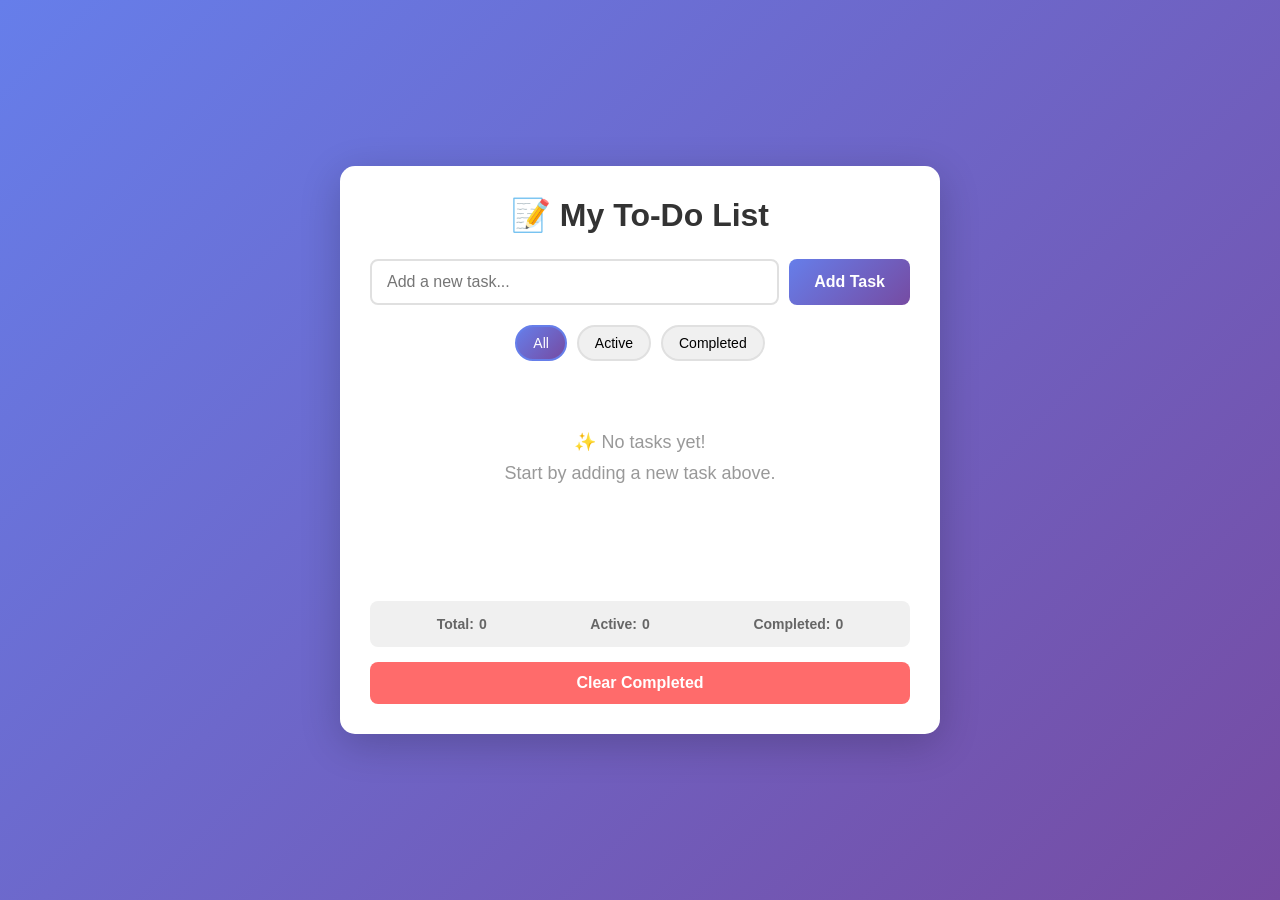
<file: day2/index.html>
<!DOCTYPE html>
<html lang="en">
<head>
    <meta charset="UTF-8">
    <meta name="viewport" content="width=device-width, initial-scale=1.0">
    <title>To-Do List App</title>
    <link rel="stylesheet" href="styles.css">
</head>
<body>
    <div class="container">
        <div class="todo-app">
            <h1>📝 My To-Do List</h1>
            
            <div class="input-section">
                <input 
                    type="text" 
                    id="todoInput" 
                    placeholder="Add a new task..." 
                    class="todo-input"
                    autocomplete="off"
                >
                <button id="addBtn" class="add-btn">Add Task</button>
            </div>

            <div class="filter-buttons">
                <button class="filter-btn active" data-filter="all">All</button>
                <button class="filter-btn" data-filter="active">Active</button>
                <button class="filter-btn" data-filter="completed">Completed</button>
            </div>

            <ul id="todoList" class="todo-list">
                <!-- Tasks will be added here dynamically -->
            </ul>

            <div class="stats">
                <span>Total: <span id="totalCount">0</span></span>
                <span>Active: <span id="activeCount">0</span></span>
                <span>Completed: <span id="completedCount">0</span></span>
            </div>

            <button id="clearCompleted" class="clear-btn">Clear Completed</button>
        </div>
    </div>

    <script src="script.js"></script>
</body>
</html>
</file>
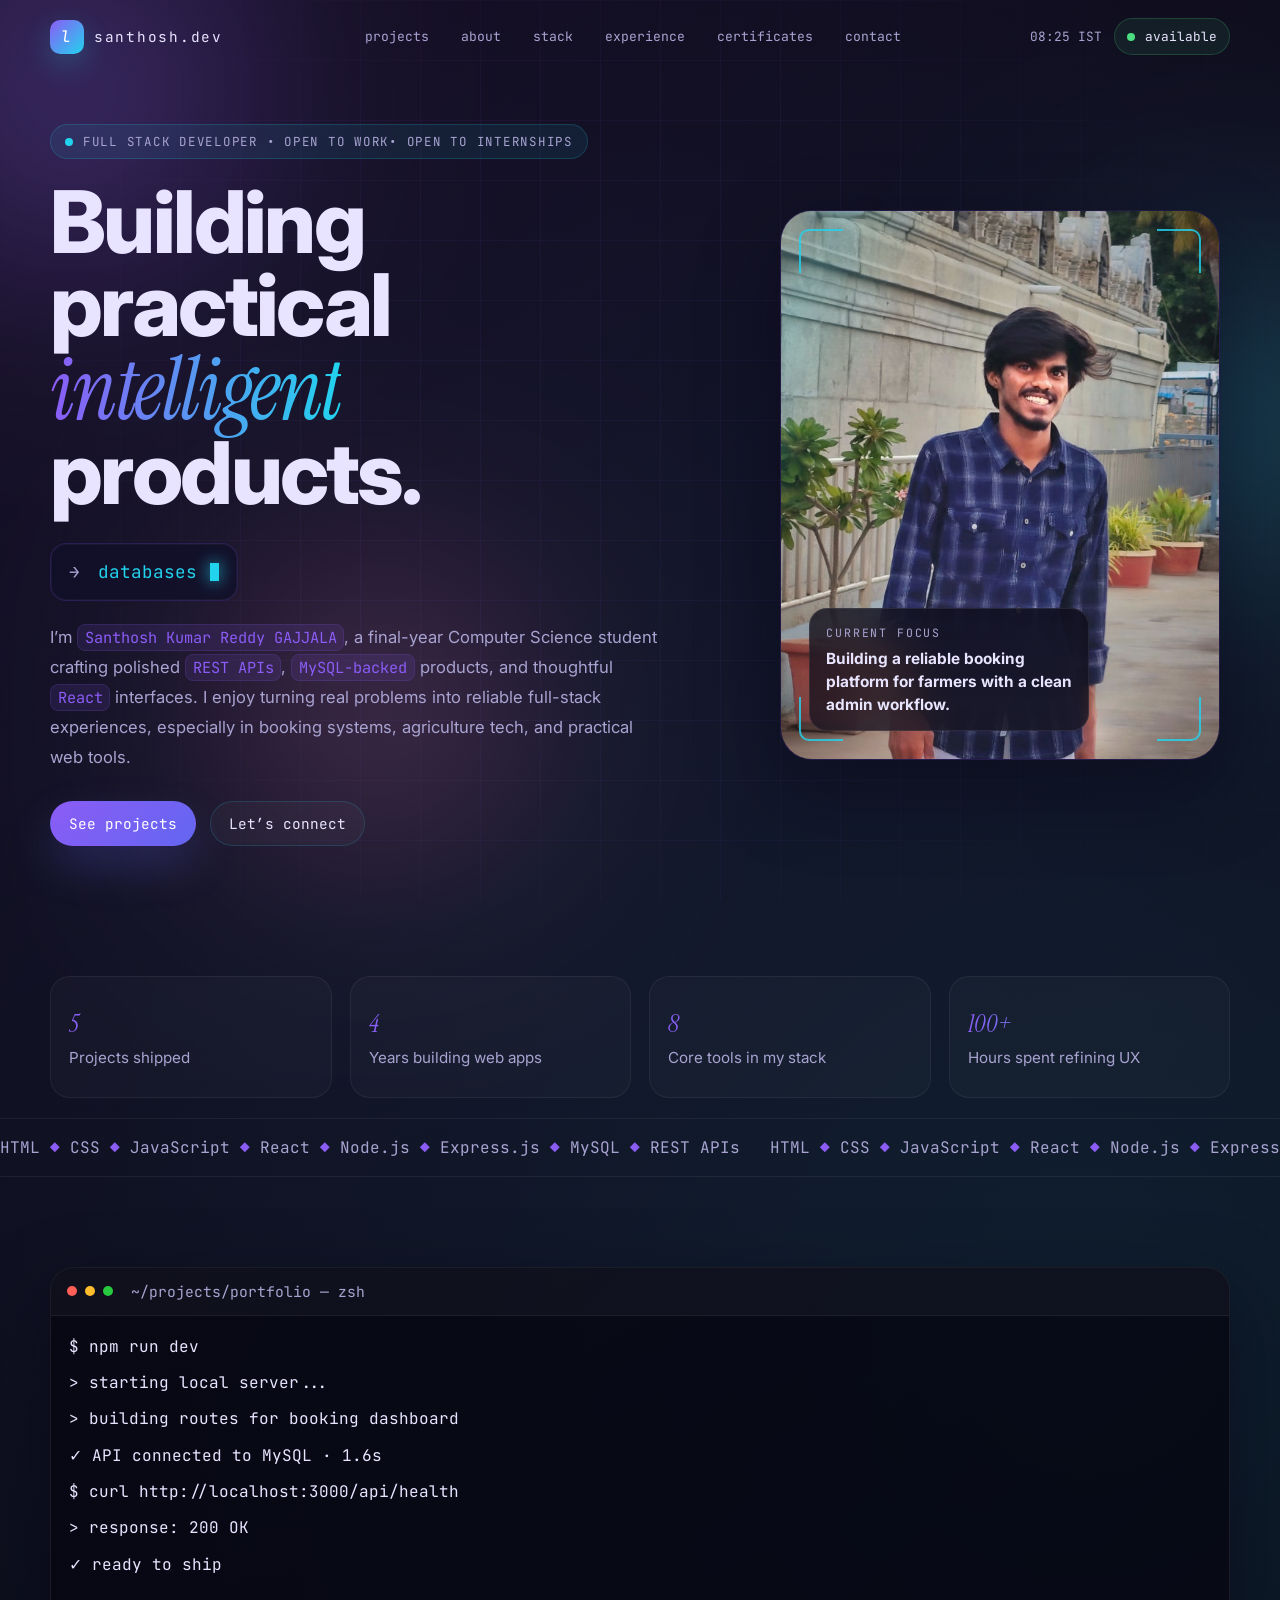
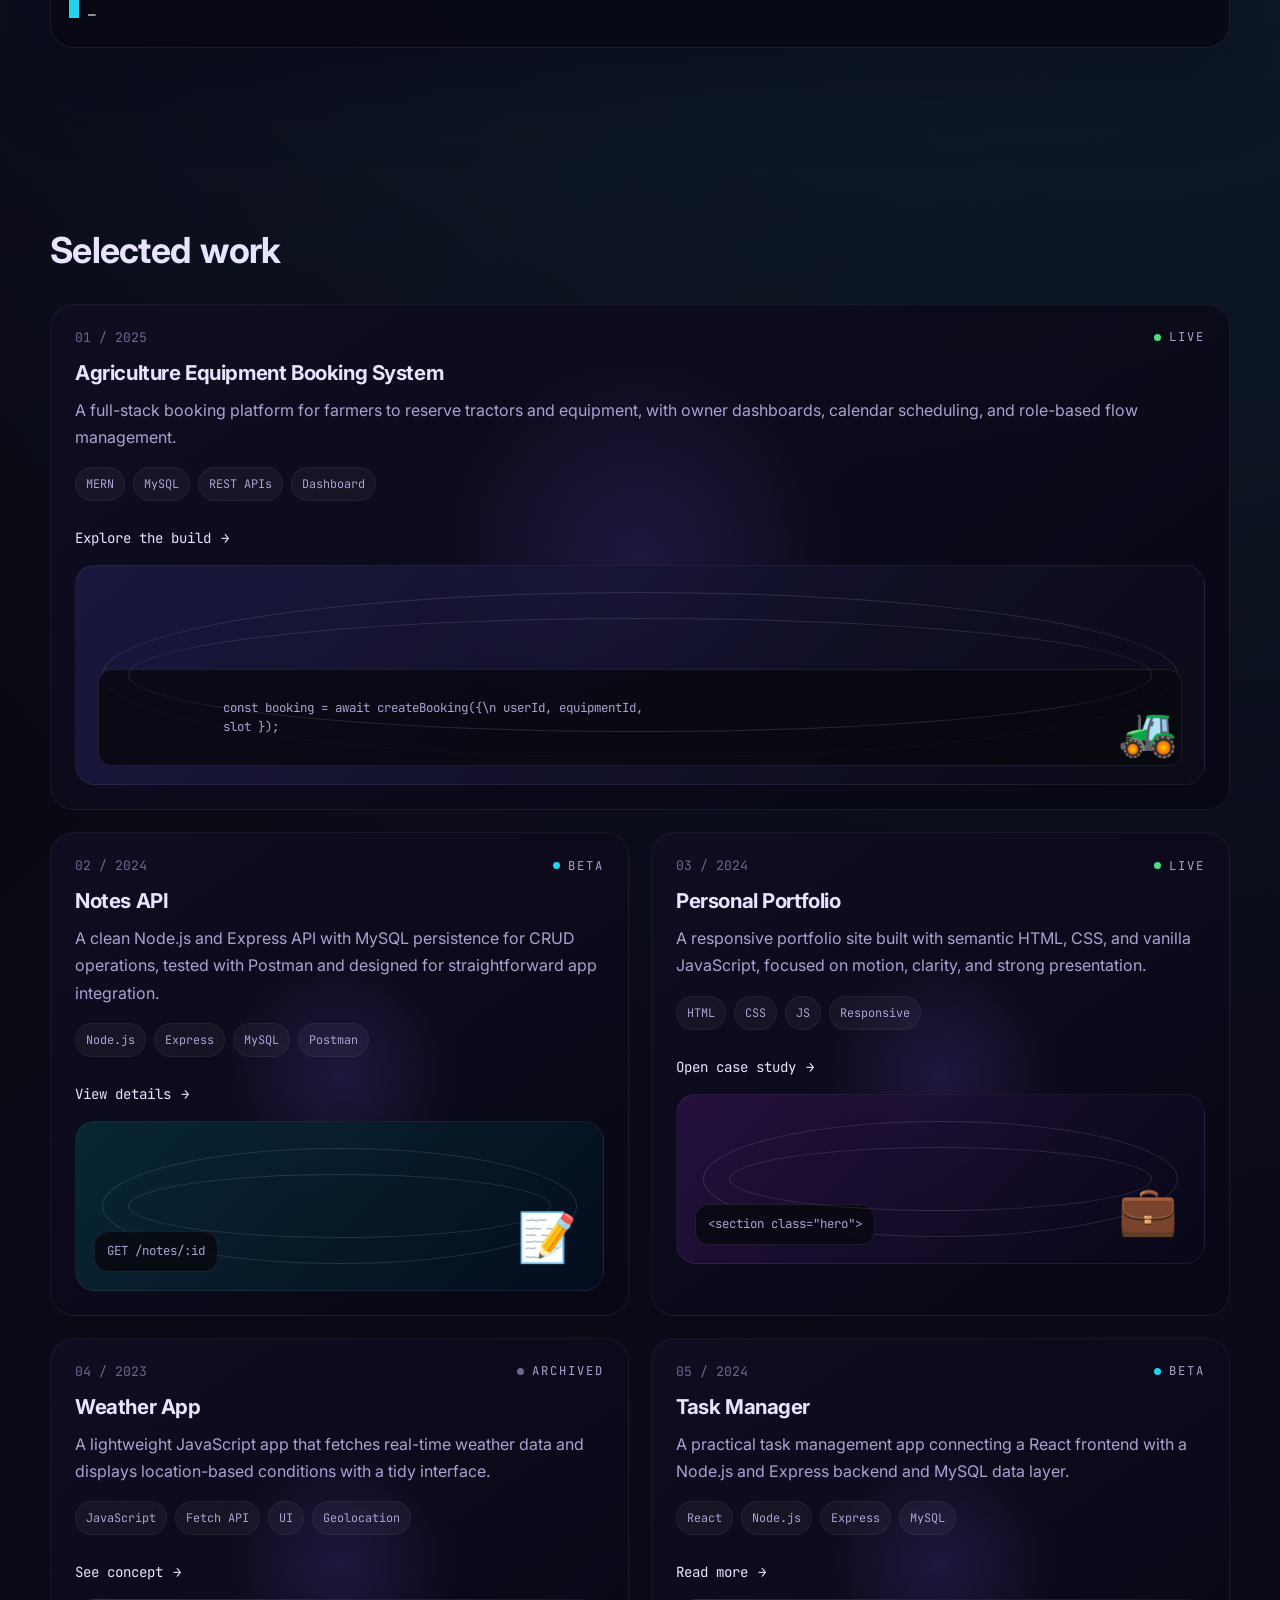
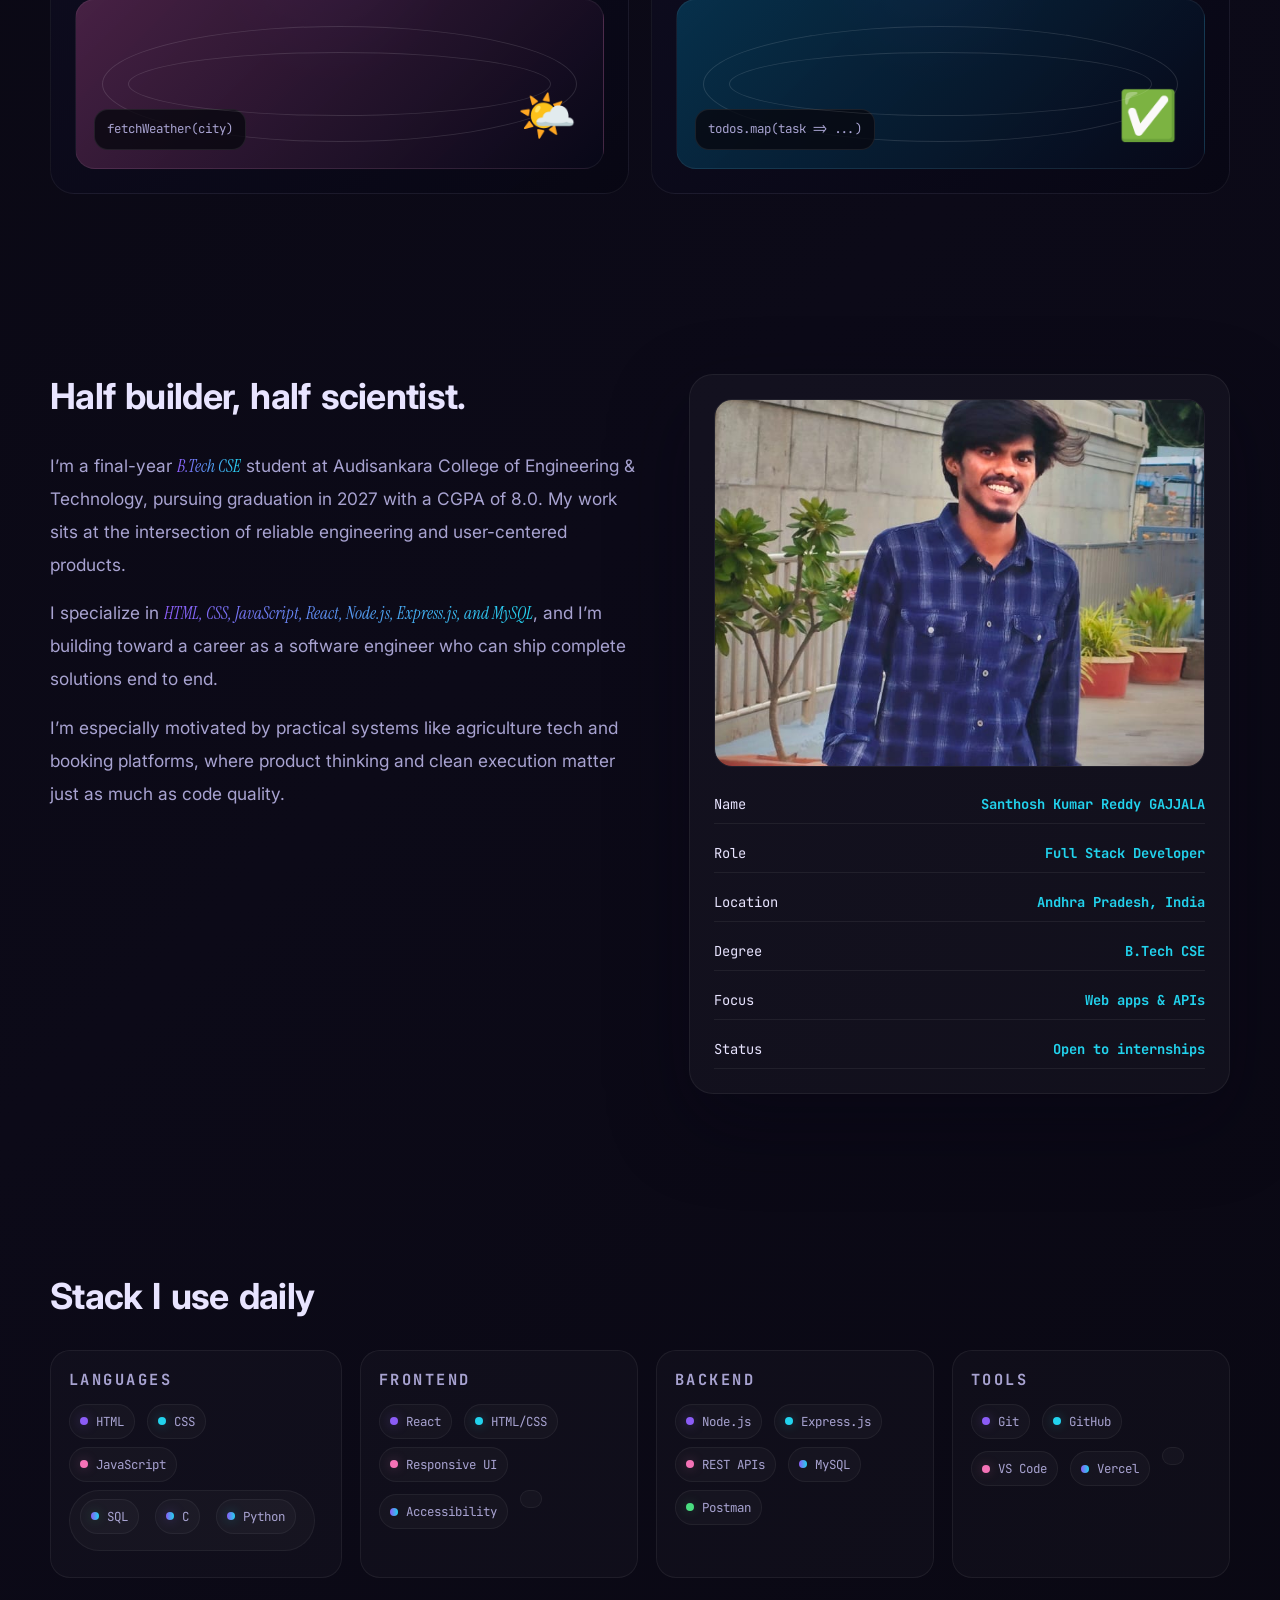
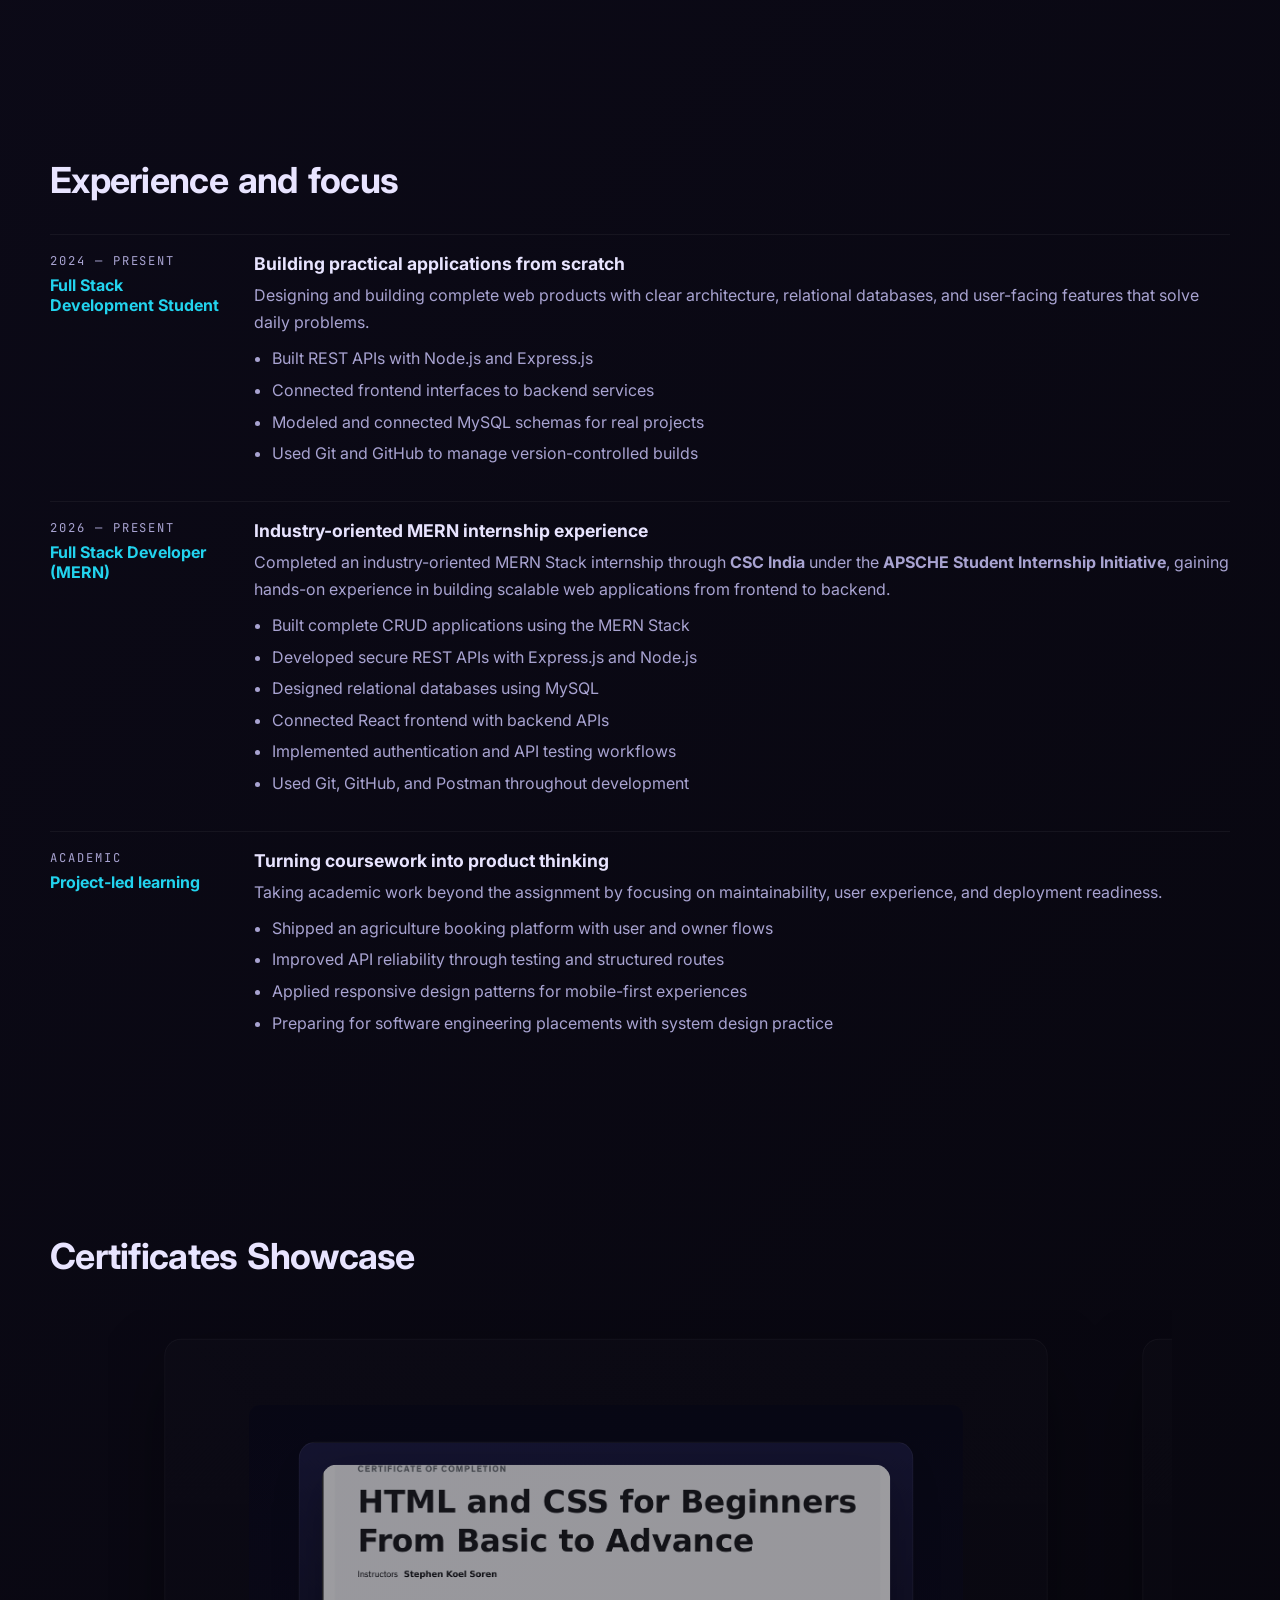
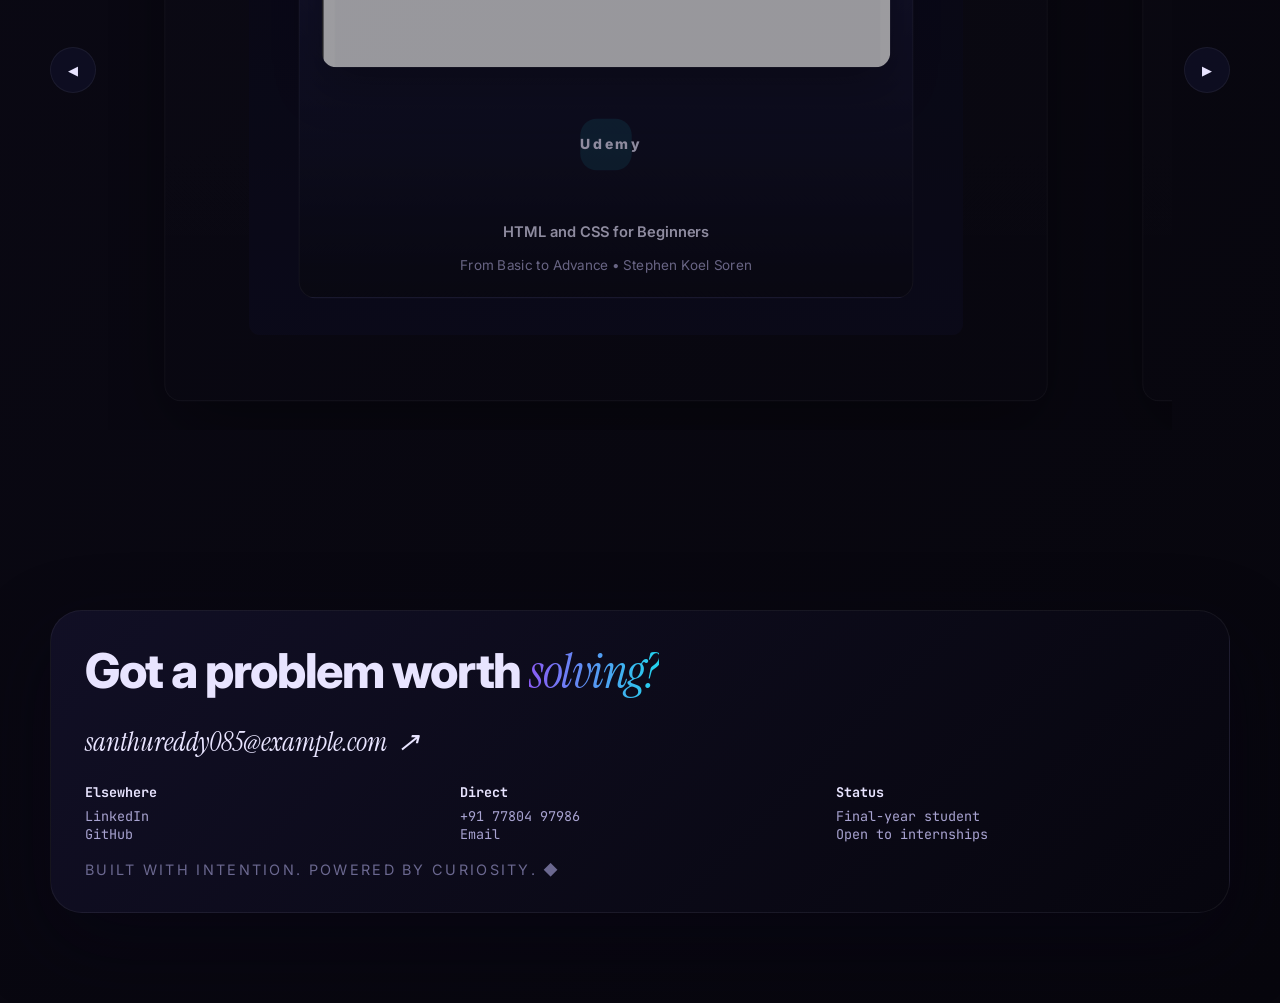
<file: portfolio/index.html>
<!doctype html>
<html lang="en">
  <head>
    <meta charset="UTF-8" />
    <meta name="viewport" content="width=device-width, initial-scale=1.0" />
    <title>Santhosh Kumar Reddy GAJJALA | Full Stack Developer</title>
    <meta
      name="description"
      content="Portfolio of Santhosh Kumar Reddy Gajjala, a full stack developer building polished web products and practical applications."
    />
    <style>
      @import url("https://fonts.googleapis.com/css2?family=Inter:wght@300;400;500;600;700;800&family=JetBrains+Mono:wght@400;500;600&family=Instrument+Serif:ital@0;1&display=swap");

      :root {
        --bg: #07060d;
        --bg-2: #0c0a18;
        --bg-3: #11102a;
        --surface: rgba(20, 18, 40, 0.6);
        --surface-2: rgba(24, 22, 48, 0.82);
        --border: rgba(139, 92, 246, 0.18);
        --text: #e8e4ff;
        --text-soft: #a8a3d1;
        --text-muted: #6b6890;
        --neon: #8b5cf6;
        --neon-2: #6366f1;
        --cyan: #22d3ee;
        --pink: #f472b6;
        --green: #4ade80;
        --shadow: 0 30px 80px rgba(6, 4, 20, 0.45);
        --radius: 26px;
      }

      * {
        box-sizing: border-box;
      }
      html {
        scroll-behavior: smooth;
      }
      body {
        margin: 0;
        font-family:
          Inter,
          system-ui,
          -apple-system,
          BlinkMacSystemFont,
          "Segoe UI",
          sans-serif;
        color: var(--text);
        background:
          radial-gradient(
            circle at top left,
            rgba(139, 92, 246, 0.12),
            transparent 28%
          ),
          radial-gradient(
            circle at 85% 18%,
            rgba(34, 211, 238, 0.1),
            transparent 24%
          ),
          linear-gradient(135deg, var(--bg) 0%, var(--bg-2) 50%, var(--bg) 100%);
        min-height: 100vh;
        overflow-x: hidden;
      }

      body::before {
        content: "";
        position: fixed;
        inset: 0;
        background-image:
          linear-gradient(rgba(139, 92, 246, 0.06) 1px, transparent 1px),
          linear-gradient(90deg, rgba(139, 92, 246, 0.06) 1px, transparent 1px);
        background-size: 60px 60px;
        -webkit-mask-image: radial-gradient(
          circle at center,
          black 45%,
          transparent 90%
        );
        mask-image: radial-gradient(
          circle at center,
          black 45%,
          transparent 90%
        );
        pointer-events: none;
        z-index: 0;
      }

      .blob,
      .blob-2,
      .blob-3 {
        position: fixed;
        border-radius: 50%;
        filter: blur(120px);
        opacity: 0.38;
        mix-blend-mode: screen;
        pointer-events: none;
        z-index: 0;
        animation: drift 20s ease-in-out infinite alternate;
      }
      .blob {
        width: 320px;
        height: 320px;
        background: var(--neon);
        top: -70px;
        left: -90px;
      }
      .blob-2 {
        width: 260px;
        height: 260px;
        background: var(--cyan);
        top: 32%;
        right: -90px;
        animation-duration: 24s;
      }
      .blob-3 {
        width: 240px;
        height: 240px;
        background: var(--pink);
        bottom: 8%;
        left: 20%;
        animation-duration: 22s;
      }

      @keyframes drift {
        0% {
          transform: translate3d(0, 0, 0) scale(1);
        }
        100% {
          transform: translate3d(3vw, 3vh, 0) scale(1.06);
        }
      }

      a {
        color: inherit;
        text-decoration: none;
      }
      img {
        max-width: 100%;
        display: block;
      }
      .container {
        width: min(1180px, calc(100% - 32px));
        margin: 0 auto;
        position: relative;
        z-index: 2;
      }

      .cursor,
      .cursor-ring {
        position: fixed;
        pointer-events: none;
        z-index: 999;
        border-radius: 50%;
        transform: translate(-50%, -50%);
        transition:
          transform 0.12s ease-out,
          width 0.2s ease-out,
          height 0.2s ease-out,
          background 0.2s ease-out;
        opacity: 0;
      }
      .cursor {
        width: 11px;
        height: 11px;
        background: var(--neon);
        box-shadow: 0 0 24px rgba(139, 92, 246, 0.8);
      }
      .cursor-ring {
        width: 40px;
        height: 40px;
        border: 1px solid rgba(139, 92, 246, 0.7);
        background: transparent;
        box-shadow: inset 0 0 16px rgba(136, 92, 246, 0.15);
      }
      .cursor.hovered .cursor {
        background: var(--cyan);
        box-shadow: 0 0 24px rgba(34, 211, 238, 0.8);
      }
      .cursor.hovered .cursor-ring {
        border-color: rgba(34, 211, 238, 0.95);
        width: 56px;
        height: 56px;
      }

      .preloader {
        position: fixed;
        inset: 0;
        background: radial-gradient(
          circle at top,
          rgba(11, 9, 30, 0.98),
          rgba(6, 4, 18, 0.98)
        );
        display: grid;
        place-items: center;
        z-index: 1000;
        transition:
          opacity 0.6s ease,
          visibility 0.6s ease;
      }
      .preloader.hidden {
        opacity: 0;
        visibility: hidden;
      }
      .preloader-card {
        width: min(560px, calc(100% - 40px));
        border: 1px solid rgba(255, 255, 255, 0.08);
        border-radius: 24px;
        padding: 24px;
        background: rgba(10, 9, 25, 0.82);
        box-shadow: var(--shadow);
        -webkit-backdrop-filter: blur(16px);
        backdrop-filter: blur(16px);
      }
      .preloader-title {
        font-family:
          JetBrains Mono,
          monospace;
        font-size: 0.8rem;
        letter-spacing: 0.16em;
        color: var(--text-soft);
        text-transform: uppercase;
      }
      .boot-log {
        margin: 16px 0 18px;
        display: grid;
        gap: 8px;
      }
      .boot-log span {
        font-family:
          JetBrains Mono,
          monospace;
        font-size: 0.95rem;
        color: var(--text-soft);
        opacity: 0;
        transform: translateY(8px);
        transition: all 0.35s ease;
      }
      .boot-log span.show {
        opacity: 1;
        transform: translateY(0);
      }
      .progress {
        height: 6px;
        border-radius: 999px;
        background: rgba(255, 255, 255, 0.08);
        overflow: hidden;
        margin-top: 10px;
        position: relative;
      }
      .progress-bar {
        height: 100%;
        width: 0%;
        background: linear-gradient(90deg, var(--neon), var(--cyan));
        box-shadow: 0 0 24px rgba(34, 211, 238, 0.35);
        transition: width 0.18s linear;
      }

      nav {
        position: fixed;
        top: 0;
        inset-inline: 0;
        padding: 18px 0;
        z-index: 200;
        transition:
          background 0.3s ease,
          border-color 0.3s ease,
          box-shadow 0.3s ease;
      }
      nav.scrolled {
        background: rgba(7, 6, 13, 0.7);
        -webkit-backdrop-filter: blur(18px);
        backdrop-filter: blur(18px);
        border-bottom: 1px solid rgba(255, 255, 255, 0.06);
        box-shadow: 0 12px 40px rgba(0, 0, 0, 0.2);
      }
      .nav-wrap {
        display: flex;
        align-items: center;
        justify-content: space-between;
        gap: 16px;
      }
      .brand {
        display: inline-flex;
        align-items: center;
        gap: 10px;
        font-family:
          JetBrains Mono,
          monospace;
        font-size: 0.9rem;
        letter-spacing: 0.12em;
        text-transform: lowercase;
      }
      .brand-mark {
        width: 34px;
        height: 34px;
        display: grid;
        place-items: center;
        border-radius: 10px;
        background: linear-gradient(135deg, var(--neon), var(--cyan));
        color: white;
        font-style: italic;
        font-size: 1rem;
        box-shadow: 0 10px 28px rgba(34, 211, 238, 0.24);
      }
      .nav-links {
        display: flex;
        gap: 18px;
        align-items: center;
        font-family:
          JetBrains Mono,
          monospace;
        font-size: 0.82rem;
        text-transform: lowercase;
      }
      .nav-links a {
        color: var(--text-soft);
        position: relative;
        transition: color 0.25s ease;
      }
      .nav-links a::before {
        content: "—";
        opacity: 0;
        margin-right: 6px;
        transition:
          opacity 0.25s ease,
          transform 0.25s ease;
        transform: translateX(-5px);
      }
      .nav-links a:hover,
      .nav-links a:focus-visible {
        color: var(--text);
      }
      .nav-links a:hover::before,
      .nav-links a:focus-visible::before {
        opacity: 1;
        transform: translateX(0);
      }
      .nav-meta {
        display: flex;
        align-items: center;
        gap: 12px;
        color: var(--text-soft);
        font-family:
          JetBrains Mono,
          monospace;
        font-size: 0.8rem;
      }
      .status-pill {
        display: inline-flex;
        align-items: center;
        gap: 10px;
        padding: 9px 12px;
        border: 1px solid rgba(74, 222, 128, 0.2);
        border-radius: 999px;
        background: rgba(74, 222, 128, 0.08);
        color: var(--text);
      }
      .dot {
        width: 8px;
        height: 8px;
        border-radius: 50%;
        background: var(--green);
        box-shadow: 0 0 0 0 rgba(74, 222, 128, 0.8);
        animation: pulse 1.75s infinite;
      }
      @keyframes pulse {
        0% {
          box-shadow: 0 0 0 0 rgba(74, 222, 128, 0.8);
        }
        70% {
          box-shadow: 0 0 0 9px rgba(74, 222, 128, 0);
        }
        100% {
          box-shadow: 0 0 0 0 rgba(74, 222, 128, 0);
        }
      }

      main {
        padding-top: 94px;
      }
      section {
        padding: 90px 0;
        position: relative;
        z-index: 2;
      }
      section[id] {
        scroll-margin-top: 110px;
      }
      .hero {
        display: grid;
        grid-template-columns: 1.4fr 1fr;
        gap: clamp(40px, 4.2vw, 72px);
        align-items: center;
        padding-top: 30px;
      }
      .hero > div:first-child {
        max-width: 620px;
      }
      .eyebrow {
        display: inline-flex;
        align-items: center;
        gap: 10px;
        padding: 8px 14px;
        border-radius: 999px;
        border: 1px solid rgba(34, 211, 238, 0.18);
        background: rgba(34, 211, 238, 0.08);
        color: var(--text-soft);
        font-family:
          JetBrains Mono,
          monospace;
        font-size: 0.78rem;
        letter-spacing: 0.14em;
        text-transform: uppercase;
        margin-bottom: 22px;
      }
      .eyebrow .dot {
        background: var(--cyan);
        box-shadow: 0 0 0 0 rgba(34, 211, 238, 0.75);
        animation-duration: 1.3s;
      }
      .hero h1 {
        margin: 0 0 18px;
        font-size: clamp(2.6rem, 7vw, 5.4rem);
        line-height: 0.96;
        font-weight: 800;
        letter-spacing: -0.03em;
      }
      .hero-line {
        display: block;
        opacity: 0;
        transform: translateY(30px);
        transition: all 0.7s cubic-bezier(0.2, 0.7, 0.2, 1);
      }
      .hero.ready .hero-line {
        opacity: 1;
        transform: translateY(0);
      }
      .hero-line:nth-child(2) {
        transition-delay: 90ms;
      }
      .hero-line:nth-child(3) {
        transition-delay: 180ms;
      }
      .hero-line:nth-child(4) {
        transition-delay: 270ms;
      }
      .accent-text {
        background: linear-gradient(90deg, var(--neon), var(--cyan));
        -webkit-background-clip: text;
        background-clip: text;
        color: transparent;
        font-style: italic;
        font-family:
          Instrument Serif,
          Georgia,
          serif;
        font-weight: 400;
      }
      .typing-chip {
        display: inline-flex;
        align-items: center;
        gap: 10px;
        padding: 14px 18px;
        margin-top: 10px;
        border-radius: 16px;
        border: 1px solid rgba(139, 92, 246, 0.2);
        background: rgba(17, 16, 42, 0.78);
        box-shadow: inset 0 0 0 1px rgba(255, 255, 255, 0.03);
        font-family:
          JetBrains Mono,
          monospace;
        font-size: clamp(0.95rem, 1.6vw, 1.1rem);
        color: var(--text);
        min-height: 58px;
      }
      .typing-chip .prompt {
        color: var(--text-soft);
        margin-right: 8px;
      }
      .typed-word {
        color: var(--cyan);
      }
      .typed-cursor {
        width: 9px;
        height: 1.05em;
        margin-left: 3px;
        display: inline-block;
        background: var(--cyan);
        box-shadow: 0 0 16px rgba(34, 211, 238, 0.9);
        animation: blink 0.85s steps(1) infinite;
      }
      @keyframes blink {
        50% {
          opacity: 0;
        }
      }
      .hero p {
        margin: 22px 0 28px;
        font-size: 1.04rem;
        line-height: 1.8;
        color: var(--text-soft);
        max-width: 620px;
      }
      code {
        font-family:
          JetBrains Mono,
          monospace;
        color: var(--neon);
        background: rgba(139, 92, 246, 0.12);
        border: 1px solid rgba(139, 92, 246, 0.16);
        padding: 0.13rem 0.42rem;
        border-radius: 8px;
        font-size: 0.92em;
      }
      .hero-actions {
        display: flex;
        flex-wrap: wrap;
        gap: 14px;
        margin-top: 24px;
      }
      .btn {
        display: inline-flex;
        align-items: center;
        justify-content: center;
        gap: 8px;
        padding: 12px 18px;
        border-radius: 999px;
        font-family:
          JetBrains Mono,
          monospace;
        font-size: 0.9rem;
        border: 1px solid transparent;
        transition:
          transform 0.25s ease,
          box-shadow 0.25s ease,
          border-color 0.25s ease,
          background 0.25s ease;
      }
      .btn:hover,
      .btn:focus-visible {
        transform: translateY(-2px);
      }
      .btn-primary {
        background: linear-gradient(135deg, var(--neon), var(--neon-2));
        color: white;
        box-shadow: 0 20px 44px rgba(99, 102, 241, 0.24);
      }
      .btn-ghost {
        color: var(--text);
        background: rgba(255, 255, 255, 0.03);
        border-color: rgba(34, 211, 238, 0.16);
      }
      .btn-ghost:hover,
      .btn-ghost:focus-visible {
        border-color: rgba(34, 211, 238, 0.32);
      }

      .hero-visual {
        position: relative;
        display: grid;
        place-items: center;
        width: min(100%, 520px);
        justify-self: center;
      }
      .photo-card {
        position: relative;
        width: min(440px, 100%);
        max-width: 460px;
        aspect-ratio: 4 / 5;
        border-radius: 32px;
        overflow: hidden;
        border: 1px solid var(--border);
        background: linear-gradient(
          150deg,
          rgba(17, 16, 42, 0.95),
          rgba(10, 8, 22, 0.95)
        );
        box-shadow: var(--shadow);
        transform-style: preserve-3d;
        transition: transform 0.2s ease-out;
      }
      .photo-card::before {
        content: "";
        position: absolute;
        inset: 0;
        background:
          linear-gradient(140deg, rgba(255, 255, 255, 0.16), transparent 30%),
          linear-gradient(359deg, rgba(255, 255, 255, 0.05), transparent 45%);
        pointer-events: none;
        z-index: 2;
      }
      .photo-card img {
        width: 100%;
        height: 100%;
        object-fit: cover;
        filter: saturate(0.84) contrast(1.02);
      }
      .photo-card .scan {
        position: absolute;
        inset: 0;
        z-index: 1;
        pointer-events: none;
      }
      .photo-card .scan::before {
        content: "";
        position: absolute;
        left: -40%;
        width: 50%;
        height: 100%;
        background: linear-gradient(
          90deg,
          transparent,
          rgba(34, 211, 238, 0.22),
          transparent
        );
        transform: skewX(-24deg);
        animation: scan 4s linear infinite;
      }
      @keyframes scan {
        0% {
          transform: translateX(-140%) skewX(-24deg);
        }
        100% {
          transform: translateX(220%) skewX(-24deg);
        }
      }
      .hud-bracket {
        position: absolute;
        width: 44px;
        height: 44px;
        border-color: var(--cyan);
        border-style: solid;
        border-width: 0;
        opacity: 0.82;
        z-index: 3;
      }
      .hud-bracket.tl {
        top: 18px;
        left: 18px;
        border-top-width: 2px;
        border-left-width: 2px;
        border-top-left-radius: 10px;
      }
      .hud-bracket.tr {
        top: 18px;
        right: 18px;
        border-top-width: 2px;
        border-right-width: 2px;
        border-top-right-radius: 10px;
      }
      .hud-bracket.bl {
        bottom: 18px;
        left: 18px;
        border-bottom-width: 2px;
        border-left-width: 2px;
        border-bottom-left-radius: 10px;
      }
      .hud-bracket.br {
        bottom: 18px;
        right: 18px;
        border-bottom-width: 2px;
        border-right-width: 2px;
        border-bottom-right-radius: 10px;
      }
      .agent-card {
        position: absolute;
        left: 24px;
        bottom: 24px;
        width: min(260px, calc(100% - 48px));
        padding: 16px 16px 14px;
        border-radius: 18px;
        border: 1px solid rgba(255, 255, 255, 0.08);
        background: rgba(8, 7, 20, 0.78);
        -webkit-backdrop-filter: blur(20px);
        backdrop-filter: blur(20px);
        box-shadow: 0 14px 40px rgba(0, 0, 0, 0.2);
      }
      .agent-card small {
        display: block;
        color: var(--text-soft);
        font-family:
          JetBrains Mono,
          monospace;
        font-size: 0.72rem;
        text-transform: uppercase;
        letter-spacing: 0.16em;
        margin-bottom: 7px;
      }
      .agent-card strong {
        display: block;
        font-size: 0.96rem;
        line-height: 1.5;
        color: var(--text);
      }

      .stats {
        margin-top: 16px;
        display: grid;
        grid-template-columns: repeat(4, 1fr);
        gap: 18px;
        padding: 24px 0 12px;
      }
      .stat-card {
        border: 1px solid rgba(255, 255, 255, 0.06);
        background: rgba(255, 255, 255, 0.025);
        padding: 18px;
        border-radius: 20px;
        min-height: 122px;
        display: flex;
        flex-direction: column;
        justify-content: center;
        gap: 8px;
        opacity: 0;
        transform: translateY(24px);
        transition: all 0.7s ease;
      }
      .stat-card.is-visible {
        opacity: 1;
        transform: translateY(0);
      }
      .stat-value {
        font-size: 1.55rem;
        font-family:
          Instrument Serif,
          Georgia,
          serif;
        background: linear-gradient(90deg, var(--neon), var(--cyan));
        -webkit-background-clip: text;
        background-clip: text;
        color: transparent;
        font-style: italic;
      }
      .stat-label {
        color: var(--text-soft);
        font-size: 0.95rem;
      }

      .marquee {
        margin-top: 8px;
        border-top: 1px solid rgba(255, 255, 255, 0.06);
        border-bottom: 1px solid rgba(255, 255, 255, 0.06);
        padding: 18px 0;
        overflow: hidden;
      }
      .marquee-track {
        display: flex;
        width: max-content;
        gap: 30px;
        font-family:
          JetBrains Mono,
          monospace;
        color: var(--text-soft);
        white-space: nowrap;
        animation: marquee 50s linear infinite;
      }
      .marquee-track span {
        display: inline-flex;
        align-items: center;
        gap: 10px;
      }
      .marquee-track .sep {
        color: var(--neon);
      }
      @keyframes marquee {
        from {
          transform: translateX(0);
        }
        to {
          transform: translateX(-50%);
        }
      }

      .section-title {
        margin: 0 0 32px;
        font-size: clamp(1.7rem, 2.8vw, 2.3rem);
        font-weight: 700;
        letter-spacing: -0.02em;
      }
      .section-title .word {
        display: inline-block;
        opacity: 0;
        transform: translateY(16px);
        transition: all 0.6s ease;
        margin-right: 0.28em;
      }
      .section-title .word.visible {
        opacity: 1;
        transform: translateY(0);
      }
      .section-title .word:last-child {
        margin-right: 0;
      }
      .section-title .accent {
        background: linear-gradient(90deg, var(--neon), var(--cyan));
        -webkit-background-clip: text;
        background-clip: text;
        color: transparent;
        font-style: italic;
        font-family:
          Instrument Serif,
          Georgia,
          serif;
        font-weight: 400;
      }

      .terminal-demo {
        border: 1px solid rgba(255, 255, 255, 0.08);
        border-radius: 24px;
        background: rgba(6, 6, 16, 0.75);
        box-shadow: var(--shadow);
        overflow: hidden;
        position: relative;
      }
      .terminal-topbar {
        display: flex;
        align-items: center;
        gap: 8px;
        padding: 14px 16px;
        border-bottom: 1px solid rgba(255, 255, 255, 0.06);
        background: rgba(255, 255, 255, 0.03);
      }
      .dot-btn {
        width: 10px;
        height: 10px;
        border-radius: 50%;
        display: inline-block;
      }
      .dot-btn.red {
        background: #ff5f56;
      }
      .dot-btn.yellow {
        background: #ffbd2e;
      }
      .dot-btn.green {
        background: #27c93f;
      }
      .terminal-title {
        margin-left: 10px;
        font-family:
          JetBrains Mono,
          monospace;
        color: var(--text-soft);
        font-size: 0.92rem;
      }
      .terminal-body {
        padding: 18px 18px 24px;
        font-family:
          JetBrains Mono,
          monospace;
        min-height: 330px;
      }
      .terminal-line {
        opacity: 0;
        transform: translateY(16px);
        transition: all 0.35s ease;
        display: block;
        margin-bottom: 10px;
        line-height: 1.65;
      }
      .terminal-line.is-visible {
        opacity: 1;
        transform: translateY(0);
      }
      .terminal-line .muted {
        color: var(--text-muted);
        font-style: italic;
      }
      .terminal-line .cyan {
        color: var(--cyan);
      }
      .terminal-line .green {
        color: var(--green);
      }
      .cursor-line {
        display: inline-flex;
        align-items: center;
        gap: 8px;
        margin-top: 10px;
      }
      .cursor-line .block {
        width: 10px;
        height: 18px;
        background: var(--cyan);
        display: inline-block;
        animation: blink 0.8s infinite;
      }

      .projects-grid {
        display: grid;
        grid-template-columns: 1fr 1fr;
        gap: 22px;
      }
      .project-card {
        position: relative;
        border-radius: 24px;
        border: 1px solid rgba(255, 255, 255, 0.06);
        background: linear-gradient(
          145deg,
          rgba(16, 14, 34, 0.94),
          rgba(8, 7, 20, 0.96)
        );
        overflow: hidden;
        min-height: 360px;
        padding: 24px;
        transform-style: preserve-3d;
        transition:
          transform 0.2s ease-out,
          border-color 0.25s ease;
        --glow-x: 50%;
        --glow-y: 50%;
      }
      .project-card:hover {
        border-color: rgba(139, 92, 246, 0.25);
      }
      .project-card::before {
        content: "";
        position: absolute;
        inset: -1px;
        background: radial-gradient(
          circle at var(--glow-x) var(--glow-y),
          rgba(139, 92, 246, 0.16),
          transparent 32%
        );
        pointer-events: none;
        z-index: 0;
      }
      .project-card.featured {
        grid-column: 1 / -1;
        min-height: 420px;
      }
      .project-card > * {
        position: relative;
        z-index: 1;
      }
      .project-top {
        display: flex;
        justify-content: space-between;
        align-items: center;
        gap: 12px;
        margin-bottom: 14px;
      }
      .project-year {
        color: var(--text-muted);
        font-family:
          JetBrains Mono,
          monospace;
        font-size: 0.82rem;
      }
      .status {
        display: inline-flex;
        align-items: center;
        gap: 8px;
        font-family:
          JetBrains Mono,
          monospace;
        font-size: 0.76rem;
        text-transform: uppercase;
        letter-spacing: 0.16em;
        color: var(--text-soft);
      }
      .status .dot {
        width: 7px;
        height: 7px;
      }
      .status.live .dot {
        background: var(--green);
      }
      .status.beta .dot {
        background: var(--cyan);
      }
      .status.archived .dot {
        background: var(--text-muted);
      }
      .project-card h3 {
        margin: 0 0 12px;
        font-size: 1.28rem;
        letter-spacing: -0.02em;
      }
      .project-card p {
        margin: 0 0 16px;
        color: var(--text-soft);
        line-height: 1.7;
      }
      .tag-row {
        display: flex;
        flex-wrap: wrap;
        gap: 8px;
        margin: 14px 0 18px;
      }
      .tag {
        padding: 8px 10px;
        border-radius: 999px;
        background: rgba(255, 255, 255, 0.038);
        border: 1px solid rgba(255, 255, 255, 0.05);
        font-family:
          JetBrains Mono,
          monospace;
        font-size: 0.74rem;
        color: var(--text-soft);
        transition:
          background 0.25s ease,
          color 0.25s ease,
          border-color 0.25s ease,
          transform 0.25s ease;
      }
      .tag:hover {
        background: rgba(139, 92, 246, 0.24);
        color: white;
        border-color: rgba(139, 92, 246, 0.3);
        transform: translateY(-1px);
      }
      .project-link {
        display: inline-flex;
        align-items: center;
        gap: 10px;
        font-family:
          JetBrains Mono,
          monospace;
        font-size: 0.88rem;
        color: var(--text);
        margin-top: 10px;
      }
      .project-link .arrow {
        display: inline-block;
        transition:
          transform 0.25s ease,
          gap 0.25s ease;
      }
      .project-link:hover .arrow {
        transform: translateX(4px);
      }
      .project-visual {
        margin-top: 18px;
        height: 170px;
        border-radius: 20px;
        border: 1px solid rgba(255, 255, 255, 0.06);
        position: relative;
        overflow: hidden;
        padding: 18px;
        background: linear-gradient(
          135deg,
          rgba(33, 31, 80, 0.65),
          rgba(11, 11, 24, 0.95)
        );
      }
      .project-card.featured .project-visual {
        height: 220px;
      }
      .project-visual::before,
      .project-visual::after {
        content: "";
        position: absolute;
        border-radius: 50%;
        border: 1px solid rgba(255, 255, 255, 0.12);
        animation: pulseRing 3s ease-out infinite;
      }
      .project-visual::before {
        inset: 26px;
      }
      .project-visual::after {
        inset: 52px;
        animation-delay: 1.2s;
      }
      @keyframes pulseRing {
        0% {
          transform: scale(0.95);
          opacity: 0.95;
        }
        70% {
          transform: scale(1.05);
          opacity: 0.25;
        }
        100% {
          transform: scale(1.12);
          opacity: 0;
        }
      }
      .glyph {
        position: absolute;
        right: 26px;
        bottom: 24px;
        font-size: 3rem;
        animation: floatGlyph 3.5s ease-in-out infinite;
      }
      @keyframes floatGlyph {
        0%,
        100% {
          transform: translateY(0px) rotate(0deg);
        }
        50% {
          transform: translateY(-10px) rotate(2deg);
        }
      }
      .code-snippet {
        position: absolute;
        left: 18px;
        bottom: 18px;
        padding: 10px 12px;
        border-radius: 14px;
        background: rgba(8, 8, 16, 0.8);
        border: 1px solid rgba(255, 255, 255, 0.08);
        font-family:
          JetBrains Mono,
          monospace;
        font-size: 0.78rem;
        color: var(--text-soft);
        line-height: 1.5;
        white-space: pre;
      }
      .project-card.featured .project-visual .code-snippet {
        left: 22px;
        right: 22px;
      }
      .project-card:nth-child(2) .project-visual {
        background: linear-gradient(
          135deg,
          rgba(8, 48, 60, 0.75),
          rgba(5, 14, 30, 0.95)
        );
      }
      .project-card:nth-child(3) .project-visual {
        background: linear-gradient(
          135deg,
          rgba(44, 19, 72, 0.75),
          rgba(8, 8, 24, 0.95)
        );
      }
      .project-card:nth-child(4) .project-visual {
        background: linear-gradient(
          135deg,
          rgba(94, 42, 84, 0.72),
          rgba(8, 8, 24, 0.95)
        );
      }
      .project-card:nth-child(5) .project-visual {
        background: linear-gradient(
          135deg,
          rgba(5, 62, 92, 0.74),
          rgba(8, 8, 24, 0.95)
        );
      }
      .project-card:nth-child(6) .project-visual {
        background: linear-gradient(
          135deg,
          rgba(34, 27, 64, 0.78),
          rgba(8, 8, 24, 0.95)
        );
      }

      .about {
        display: grid;
        grid-template-columns: 1.05fr 0.95fr;
        gap: 42px;
        align-items: start;
      }
      .about p {
        font-size: 1.08rem;
        line-height: 1.9;
        color: var(--text-soft);
        margin: 0 0 16px;
      }
      .about .accent {
        background: linear-gradient(90deg, var(--neon), var(--cyan));
        -webkit-background-clip: text;
        background-clip: text;
        color: transparent;
        font-style: italic;
        font-family:
          Instrument Serif,
          Georgia,
          serif;
        font-weight: 400;
      }
      .about-card {
        border: 1px solid rgba(255, 255, 255, 0.06);
        border-radius: 24px;
        padding: 24px;
        background: rgba(255, 255, 255, 0.03);
        box-shadow: var(--shadow);
      }
      .about-card img {
        width: 100%;
        aspect-ratio: 4 / 3;
        object-fit: cover;
        border-radius: 18px;
        border: 1px solid rgba(255, 255, 255, 0.06);
        margin-bottom: 18px;
      }
      .facts-list {
        display: grid;
        gap: 10px;
        margin-top: 10px;
      }
      .fact {
        display: flex;
        justify-content: space-between;
        gap: 16px;
        padding: 10px 0;
        border-bottom: 1px solid rgba(255, 255, 255, 0.06);
        font-family:
          JetBrains Mono,
          monospace;
        font-size: 0.86rem;
      }
      .fact strong {
        color: var(--cyan);
      }

      .stack-grid {
        display: grid;
        grid-template-columns: repeat(4, 1fr);
        gap: 18px;
      }
      .stack-column {
        border: 1px solid rgba(255, 255, 255, 0.06);
        border-radius: 20px;
        padding: 18px;
        background: rgba(255, 255, 255, 0.025);
      }
      .stack-column h4 {
        margin: 0 0 14px;
        font-size: 0.96rem;
        font-family:
          JetBrains Mono,
          monospace;
        color: var(--text-soft);
        text-transform: uppercase;
        letter-spacing: 0.16em;
      }
      .stack-pill {
        display: inline-flex;
        align-items: center;
        gap: 8px;
        padding: 8px 10px;
        border-radius: 999px;
        margin: 0 8px 8px 0;
        border: 1px solid rgba(255, 255, 255, 0.05);
        background: rgba(255, 255, 255, 0.028);
        color: var(--text-soft);
        font-family:
          JetBrains Mono,
          monospace;
        font-size: 0.78rem;
        transition:
          transform 0.25s ease,
          border-color 0.25s ease,
          background 0.25s ease,
          color 0.25s ease;
      }
      .stack-pill:hover {
        transform: translateX(3px);
        border-color: rgba(139, 92, 246, 0.25);
        color: var(--text);
      }
      .stack-pill .bullet {
        width: 8px;
        height: 8px;
        border-radius: 50%;
        display: inline-block;
      }
      .stack-pill.purple .bullet {
        background: var(--neon);
        box-shadow: 0 0 12px rgba(139, 92, 246, 0.36);
      }
      .stack-pill.cyan .bullet {
        background: var(--cyan);
        box-shadow: 0 0 12px rgba(34, 211, 238, 0.3);
      }
      .stack-pill.pink .bullet {
        background: var(--pink);
        box-shadow: 0 0 12px rgba(244, 114, 182, 0.28);
      }
      .stack-pill.green .bullet {
        background: var(--green);
        box-shadow: 0 0 12px rgba(74, 222, 128, 0.24);
      }
      .stack-pill.mixed .bullet {
        background: linear-gradient(90deg, var(--neon), var(--cyan));
      }

      .experience-list {
        display: grid;
        gap: 16px;
      }
      .experience-item {
        position: relative;
        display: grid;
        grid-template-columns: 180px 1fr;
        gap: 24px;
        padding: 18px 0;
        border-top: 1px solid rgba(255, 255, 255, 0.05);
        transition: transform 0.3s ease;
      }
      .experience-item::before {
        content: "";
        position: absolute;
        left: 0;
        top: -1px;
        width: 0%;
        height: 2px;
        background: linear-gradient(90deg, var(--neon), var(--cyan));
        transition: width 0.35s ease;
      }
      .experience-item:hover {
        transform: translateY(-2px);
      }
      .experience-item:hover::before {
        width: 100%;
      }
      .experience-meta small {
        display: block;
        color: var(--text-soft);
        font-family:
          JetBrains Mono,
          monospace;
        font-size: 0.76rem;
        text-transform: uppercase;
        letter-spacing: 0.16em;
        margin-bottom: 6px;
      }
      .experience-meta strong {
        color: var(--cyan);
        font-size: 1rem;
      }
      .experience-body h4 {
        margin: 0 0 8px;
        font-size: 1.1rem;
      }
      .experience-body p {
        margin: 0;
        color: var(--text-soft);
        line-height: 1.7;
      }
      .experience-body ul {
        margin: 10px 0 0;
        padding-left: 18px;
        color: var(--text-soft);
        display: grid;
        gap: 6px;
      }
      .experience-body li {
        line-height: 1.6;
      }

      /* Certificates carousel */
      .certificates-section .cert-carousel {
        display: flex;
        align-items: center;
        gap: 12px;
      }
      .cert-carousel .carousel-viewport {
        overflow: hidden;
        width: 100%;
        display: block;
        scroll-snap-type: x mandatory;
        scroll-behavior: smooth;
      }
      .cert-carousel .carousel-track {
        display: flex;
        gap: 18px;
        will-change: transform;
        padding-inline: 18px;
      }
      .cert-carousel .card {
        min-width: min(80vw, 960px);
        width: min(80vw, 960px);
        max-width: 1200px;
        aspect-ratio: 4 / 3;
        min-height: 420px;
        height: auto;
        border-radius: 18px;
        overflow: hidden;
        border: 1px solid rgba(255,255,255,0.06);
        background: linear-gradient(180deg, rgba(255,255,255,0.02), rgba(255,255,255,0.01));
        box-shadow: 0 30px 80px rgba(0,0,0,0.6);
        display: grid;
        place-items: center;
        position: relative;
        flex: 0 0 auto;
        scroll-snap-align: center;
        transition: transform 0.35s ease, opacity 0.35s ease;
      }
      .cert-carousel .card:not(.current) {
        opacity: 0.6;
        transform: scale(0.92);
      }
      .cert-carousel .card.current {
        opacity: 1;
        transform: scale(1);
      }
      .cert-carousel .card.current::before {
        content: "";
        position: absolute;
        inset: 0;
        border-radius: 18px;
        box-shadow: inset 0 0 0 1px rgba(255,255,255,0.08);
        pointer-events: none;
      }

      /* frame + inner image */
      .card .frame {
        position: absolute;
        inset: 0;
        width: 100%;
        height: 100%;
        object-fit: cover;
        pointer-events: none;
        z-index: 3;
      }
      .card .inner-wrap {
        width: min(81%, 972px);
        height: min(81%, 576px);
        aspect-ratio: 4 / 3;
        border-radius: 12px;
        overflow: hidden;
        display: grid;
        place-items: center;
        z-index: 2;
        margin: 0 auto;
        background: rgba(5, 6, 13, 0.95);
      }
      .card .inner-wrap.pdf-preview,
      .card .inner-wrap.certificate-card {
        padding: 0;
        background: linear-gradient(180deg, rgba(8, 8, 24, 0.95), rgba(14, 12, 32, 0.95));
      }
      .card .certificate-preview,
      .card .pdf-thumbnail {
        width: 86%;
        height: 86%;
        border-radius: 18px;
        background: linear-gradient(180deg, rgba(30, 30, 70, 0.95), rgba(10, 10, 20, 0.95));
        border: 1px solid rgba(255, 255, 255, 0.08);
        display: grid;
        grid-template-rows: auto 1fr;
        place-items: center;
        padding: 24px;
        gap: 16px;
        text-align: center;
      }
      .card .certificate-preview img.certificate-image {
        width: 100%;
        height: 220px;
        object-fit: cover;
        border-radius: 16px;
        box-shadow: 0 18px 50px rgba(0, 0, 0, 0.35);
        cursor: zoom-in;
      }
      .card .certificate-preview a.certificate-link {
        display: block;
        width: 100%;
      }
      .card .certificate-badge,
      .card .pdf-badge {
        width: 56px;
        height: 56px;
        border-radius: 18px;
        display: grid;
        place-items: center;
        background: rgba(34, 211, 238, 0.14);
        color: var(--text);
        font-weight: 800;
        font-size: 0.95rem;
        letter-spacing: 0.18em;
      }
      .card .certificate-name,
      .card .pdf-label {
        color: var(--text);
        font-size: 1rem;
        font-weight: 600;
      }
      .card .certificate-meta {
        color: var(--text-soft);
        font-size: 0.92rem;
        max-width: 82%;
        line-height: 1.5;
      }
      .card .inner {
        width: 100%;
        height: 100%;
        object-fit: contain;
        object-position: center;
        display: block;
        background: rgba(5, 6, 13, 0.95);
      }
      .carousel-btn {
        background: rgba(17,16,40,0.7);
        border: 1px solid rgba(255,255,255,0.06);
        color: var(--text);
        width: 46px;
        height: 46px;
        border-radius: 999px;
        display: grid;
        place-items: center;
        cursor: pointer;
        flex: 0 0 46px;
      }
      .carousel-btn:hover { transform: translateY(-3px); }
      .carousel-btn:active { transform: translateY(0); }
      .carousel-btn svg { width: 18px; height: 18px; }
      .cert-carousel .carousel-viewport::-webkit-scrollbar {
        display: none;
      }
      .cert-carousel .carousel-viewport {
        -ms-overflow-style: none;
        scrollbar-width: none;
      }

      .contact-card {
        border: 1px solid rgba(255, 255, 255, 0.06);
        border-radius: 32px;
        padding: 34px;
        background: linear-gradient(
          135deg,
          rgba(18, 16, 38, 0.94),
          rgba(7, 6, 15, 0.94)
        );
        box-shadow: var(--shadow);
      }
      .contact-title {
        margin: 0 0 16px;
        font-size: clamp(2rem, 4.2vw, 3rem);
        line-height: 1.08;
        font-weight: 800;
        letter-spacing: -0.03em;
      }
      .contact-title .accent {
        background: linear-gradient(90deg, var(--neon), var(--cyan));
        -webkit-background-clip: text;
        background-clip: text;
        color: transparent;
        font-style: italic;
        font-family:
          Instrument Serif,
          Georgia,
          serif;
        font-weight: 400;
      }
      .contact-email {
        display: inline-flex;
        align-items: center;
        gap: 10px;
        font-size: clamp(1.2rem, 2.2vw, 1.7rem);
        font-family:
          Instrument Serif,
          Georgia,
          serif;
        font-style: italic;
        color: var(--text);
        margin-top: 10px;
      }
      .contact-email .arrow {
        display: inline-block;
        transition: transform 0.25s ease;
      }
      .contact-email:hover .arrow {
        transform: translateX(6px) rotate(-8deg);
      }
      .footer-grid {
        margin-top: 24px;
        display: grid;
        grid-template-columns: repeat(3, 1fr);
        gap: 16px;
        color: var(--text-soft);
        font-family:
          JetBrains Mono,
          monospace;
        font-size: 0.84rem;
      }
      .footer-grid strong {
        color: var(--text);
        display: block;
        margin-bottom: 6px;
      }
      .footer-line {
        margin-top: 18px;
        color: var(--text-muted);
        font-size: 0.9rem;
        letter-spacing: 0.16em;
        text-transform: uppercase;
      }

      .reveal {
        opacity: 0;
        transform: translateY(18px);
        transition: all 0.75s ease;
      }
      .reveal.is-visible {
        opacity: 1;
        transform: translateY(0);
      }

      @media (min-width: 1200px) {
        .hero {
          gap: clamp(56px, 6vw, 94px);
        }
        .hero-visual {
          justify-self: end;
        }
        .agent-card {
          left: 28px;
          bottom: 28px;
          width: min(280px, calc(100% - 56px));
        }
      }
      @media (max-width: 980px) {
        .hero,
        .about,
        .stack-grid {
          grid-template-columns: 1fr;
        }
        .stats {
          grid-template-columns: repeat(2, 1fr);
        }
        .projects-grid {
          grid-template-columns: 1fr;
        }
        .project-card.featured {
          grid-column: auto;
        }
        .experience-item {
          grid-template-columns: 1fr;
          gap: 8px;
        }
      }
      @media (max-width: 760px) {
        .nav-links {
          display: none;
        }
        .nav-meta {
          display: none;
        }
        .hero {
          gap: 32px;
          padding-top: 16px;
        }
        .hero h1 {
          font-size: clamp(2.2rem, 10vw, 3.4rem);
        }
        .stats {
          grid-template-columns: 1fr;
        }
        .footer-grid {
          grid-template-columns: 1fr;
        }
        .contact-card {
          padding: 24px;
        }
        .agent-card {
          left: 12px;
          bottom: 12px;
          width: calc(100% - 24px);
        }
      }
      @media (max-width: 470px) {
        .container {
          width: min(100% - 20px, 1180px);
        }
        section {
          padding: 74px 0;
        }
        .hero-actions {
          flex-direction: column;
          align-items: flex-start;
        }
        .btn {
          width: 100%;
        }
        .project-card {
          padding: 20px;
        }
        .stack-grid {
          grid-template-columns: 1fr;
        }
      }

      @media (prefers-reduced-motion: reduce) {
        *,
        *::before,
        *::after {
          animation-duration: 0.01ms !important;
          animation-iteration-count: 1 !important;
          transition-duration: 0.01ms !important;
          scroll-behavior: auto !important;
        }
      }
    </style>
  </head>
  <body>
    <div class="cursor" aria-hidden="true"></div>
    <div class="cursor-ring" aria-hidden="true"></div>

    <div class="preloader" id="preloader">
      <div class="preloader-card">
        <div class="preloader-title">boot sequence</div>
        <div class="boot-log" id="boot-log"></div>
        <div class="progress" aria-hidden="true">
          <div class="progress-bar" id="progress-bar"></div>
        </div>
      </div>
    </div>

    <div class="blob" aria-hidden="true"></div>
    <div class="blob-2" aria-hidden="true"></div>
    <div class="blob-3" aria-hidden="true"></div>

    <nav id="nav">
      <div class="container nav-wrap">
        <a class="brand" href="#top" aria-label="Go to top">
          <span class="brand-mark">L</span>
          <span>Santhosh.dev</span>
        </a>
        <div class="nav-links">
          <a href="#projects">Projects</a>
          <a href="#about">About</a>
          <a href="#stack">Stack</a>
          <a href="#experience">Experience</a>
          <a href="#certificates">certificates</a>
          <a href="#contact">Contact</a>
        </div>
        <div class="nav-meta">
          <span id="live-clock">00:00 IST</span>
          <span class="status-pill"><span class="dot"></span>available</span>
        </div>
      </div>
    </nav>

    <main id="top">
      <section class="hero container">
        <div>
          <div class="eyebrow">
            <span class="dot"></span>Full Stack Developer • Open to work• Open
            to Internships
          </div>
          <h1>
            <span class="hero-line">Building</span>
            <span class="hero-line">practical</span>
            <span class="hero-line"
              ><span class="accent-text">intelligent</span></span
            >
            <span class="hero-line">products.</span>
          </h1>
          <div class="typing-chip" aria-label="Core focus keywords">
            <span class="prompt">→</span>
            <span class="typed-word">APIs</span>
            <span class="typed-cursor"></span>
          </div>
          <p>
            I’m <code>Santhosh Kumar Reddy GAJJALA</code>, a final-year Computer
            Science student crafting polished <code>REST APIs</code>,
            <code>MySQL-backed</code> products, and thoughtful
            <code>React</code> interfaces. I enjoy turning real problems into
            reliable full-stack experiences, especially in booking systems,
            agriculture tech, and practical web tools.
          </p>
          <div class="hero-actions">
            <a class="btn btn-primary" href="#projects">See projects</a>
            <a class="btn btn-ghost" href="#contact">Let’s connect</a>
          </div>
        </div>

        <div class="hero-visual">
          <div class="photo-card" id="photo-card">
            <img
              src="assets/photo2.jpeg"
              alt="Portrait of Santhosh Kumar Reddy Gajjala"
            />
            <div class="scan" aria-hidden="true"></div>
            <div class="hud-bracket tl"></div>
            <div class="hud-bracket tr"></div>
            <div class="hud-bracket bl"></div>
            <div class="hud-bracket br"></div>
            <div class="agent-card">
              <small>Current focus</small>
              <strong
                >Building a reliable booking platform for farmers with a clean
                admin workflow.</strong
              >
            </div>
          </div>
        </div>
      </section>

      <section class="container stats" aria-label="Key metrics">
        <div class="stat-card reveal">
          <div class="stat-value" data-target="5">0</div>
          <div class="stat-label">Projects shipped</div>
        </div>
        <div class="stat-card reveal">
          <div class="stat-value" data-target="4">0</div>
          <div class="stat-label">Years building web apps</div>
        </div>
        <div class="stat-card reveal">
          <div class="stat-value" data-target="8">0</div>
          <div class="stat-label">Core tools in my stack</div>
        </div>
        <div class="stat-card reveal">
          <div class="stat-value" data-target="100">0</div>
          <div class="stat-label">Hours spent refining UX</div>
        </div>
      </section>

      <div class="marquee" aria-label="Technology marquee">
        <div class="marquee-track">
          <span
            >HTML <span class="sep">◆</span> CSS
            <span class="sep">◆</span> JavaScript
            <span class="sep">◆</span> React <span class="sep">◆</span> Node.js
            <span class="sep">◆</span> Express.js
            <span class="sep">◆</span> MySQL <span class="sep">◆</span> REST
            APIs</span
          >
          <span
            >HTML <span class="sep">◆</span> CSS
            <span class="sep">◆</span> JavaScript
            <span class="sep">◆</span> React <span class="sep">◆</span> Node.js
            <span class="sep">◆</span> Express.js
            <span class="sep">◆</span> MySQL <span class="sep">◆</span> REST
            APIs</span
          >
        </div>
      </div>

      <section class="container reveal">
        <div class="terminal-demo">
          <div class="terminal-topbar">
            <span class="dot-btn red"></span>
            <span class="dot-btn yellow"></span>
            <span class="dot-btn green"></span>
            <span class="terminal-title">~/projects/portfolio — zsh</span>
          </div>
          <div class="terminal-body">
            <span class="terminal-line" data-delay="0">$ npm run dev</span>
            <span class="terminal-line cyan" data-delay="220"
              >> starting local server...</span
            >
            <span class="terminal-line muted" data-delay="440"
              >> building routes for booking dashboard</span
            >
            <span class="terminal-line green" data-delay="660"
              >✓ API connected to MySQL · 1.6s</span
            >
            <span class="terminal-line" data-delay="880"
              >$ curl http://localhost:3000/api/health</span
            >
            <span class="terminal-line cyan" data-delay="1100"
              >> response: 200 OK</span
            >
            <span class="terminal-line green" data-delay="1320"
              >✓ ready to ship</span
            >
            <span class="cursor-line" data-delay="1540"
              ><span class="block"></span><span>_</span></span
            >
          </div>
        </div>
      </section>

      <section class="container" id="projects">
        <h2 class="section-title word-reveal">
          <span class="word">Selected</span> <span class="word">work</span>
        </h2>
        <div class="projects-grid">
          <article class="project-card featured reveal" data-tilt>
            <div class="project-top">
              <span class="project-year">01 / 2025</span>
              <span class="status live"><span class="dot"></span>Live</span>
            </div>
            <h3>Agriculture Equipment Booking System</h3>
            <p>
              A full-stack booking platform for farmers to reserve tractors and
              equipment, with owner dashboards, calendar scheduling, and
              role-based flow management.
            </p>
            <div class="tag-row">
              <span class="tag">MERN</span>
              <span class="tag">MySQL</span>
              <span class="tag">REST APIs</span>
              <span class="tag">Dashboard</span>
            </div>
            <a class="project-link" href="#contact"
              >Explore the build <span class="arrow">→</span></a
            >
            <div class="project-visual">
              <div class="code-snippet">
                const booking = await createBooking({\n userId, equipmentId,
                slot });
              </div>
              <div class="glyph">🚜</div>
            </div>
          </article>

          <article class="project-card reveal" data-tilt>
            <div class="project-top">
              <span class="project-year">02 / 2024</span>
              <span class="status beta"><span class="dot"></span>Beta</span>
            </div>
            <h3>Notes API</h3>
            <p>
              A clean Node.js and Express API with MySQL persistence for CRUD
              operations, tested with Postman and designed for straightforward
              app integration.
            </p>
            <div class="tag-row">
              <span class="tag">Node.js</span>
              <span class="tag">Express</span>
              <span class="tag">MySQL</span>
              <span class="tag">Postman</span>
            </div>
            <a class="project-link" href="#contact"
              >View details <span class="arrow">→</span></a
            >
            <div class="project-visual">
              <div class="code-snippet">GET /notes/:id</div>
              <div class="glyph">📝</div>
            </div>
          </article>

          <article class="project-card reveal" data-tilt>
            <div class="project-top">
              <span class="project-year">03 / 2024</span>
              <span class="status live"><span class="dot"></span>Live</span>
            </div>
            <h3>Personal Portfolio</h3>
            <p>
              A responsive portfolio site built with semantic HTML, CSS, and
              vanilla JavaScript, focused on motion, clarity, and strong
              presentation.
            </p>
            <div class="tag-row">
              <span class="tag">HTML</span>
              <span class="tag">CSS</span>
              <span class="tag">JS</span>
              <span class="tag">Responsive</span>
            </div>
            <a class="project-link" href="#contact"
              >Open case study <span class="arrow">→</span></a
            >
            <div class="project-visual">
              <div class="code-snippet">&lt;section class="hero"&gt;</div>
              <div class="glyph">💼</div>
            </div>
          </article>

          <article class="project-card reveal" data-tilt>
            <div class="project-top">
              <span class="project-year">04 / 2023</span>
              <span class="status archived"
                ><span class="dot"></span>Archived</span
              >
            </div>
            <h3>Weather App</h3>
            <p>
              A lightweight JavaScript app that fetches real-time weather data
              and displays location-based conditions with a tidy interface.
            </p>
            <div class="tag-row">
              <span class="tag">JavaScript</span>
              <span class="tag">Fetch API</span>
              <span class="tag">UI</span>
              <span class="tag">Geolocation</span>
            </div>
            <a class="project-link" href="#contact"
              >See concept <span class="arrow">→</span></a
            >
            <div class="project-visual">
              <div class="code-snippet">fetchWeather(city)</div>
              <div class="glyph">🌤️</div>
            </div>
          </article>

          <article class="project-card reveal" data-tilt>
            <div class="project-top">
              <span class="project-year">05 / 2024</span>
              <span class="status beta"><span class="dot"></span>Beta</span>
            </div>
            <h3>Task Manager</h3>
            <p>
              A practical task management app connecting a React frontend with a
              Node.js and Express backend and MySQL data layer.
            </p>
            <div class="tag-row">
              <span class="tag">React</span>
              <span class="tag">Node.js</span>
              <span class="tag">Express</span>
              <span class="tag">MySQL</span>
            </div>
            <a class="project-link" href="#contact"
              >Read more <span class="arrow">→</span></a
            >
            <div class="project-visual">
              <div class="code-snippet">todos.map(task => ...)</div>
              <div class="glyph">✅</div>
            </div>
          </article>
        </div>
      </section>

      <section class="container about" id="about">
        <div>
          <h2 class="section-title word-reveal">
            <span class="word">Half</span> <span class="word">builder,</span>
            <span class="word">half</span> <span class="word">scientist.</span>
          </h2>
          <p>
            I’m a final-year <span class="accent">B.Tech CSE</span> student at
            Audisankara College of Engineering & Technology, pursuing graduation
            in 2027 with a CGPA of 8.0. My work sits at the intersection of
            reliable engineering and user-centered products.
          </p>
          <p>
            I specialize in
            <span class="accent"
              >HTML, CSS, JavaScript, React, Node.js, Express.js, and
              MySQL</span
            >, and I’m building toward a career as a software engineer who can
            ship complete solutions end to end.
          </p>
          <p>
            I’m especially motivated by practical systems like agriculture tech
            and booking platforms, where product thinking and clean execution
            matter just as much as code quality.
          </p>
        </div>
        <div class="about-card reveal">
          <img
            src="assets/photo2.jpeg"
            alt="Portrait of Santhosh Kumar Reddy Gajjala"
          />
          <div class="facts-list">
            <div class="fact">
              <span>Name</span><strong>Santhosh Kumar Reddy GAJJALA</strong>
            </div>
            <div class="fact">
              <span>Role</span><strong>Full Stack Developer</strong>
            </div>
            <div class="fact">
              <span>Location</span><strong>Andhra Pradesh, India</strong>
            </div>
            <div class="fact">
              <span>Degree</span><strong>B.Tech CSE</strong>
            </div>
            <div class="fact">
              <span>Focus</span><strong>Web apps & APIs</strong>
            </div>
            <div class="fact">
              <span>Status</span><strong>Open to internships</strong>
            </div>
          </div>
        </div>
      </section>

      <section class="container" id="stack">
        <h2 class="section-title word-reveal">
          <span class="word">Stack I use daily</span> 
        </h2>
        <div class="stack-grid">
          <div class="stack-column reveal">
            <h4>Languages</h4>
            <span class="stack-pill purple"
              ><span class="bullet"></span>HTML</span
            >
            <span class="stack-pill cyan"><span class="bullet"></span>CSS</span>
            <span class="stack-pill pink"
              ><span class="bullet"></span>JavaScript</span
            >
            <span class="stack-pill mixed"
              >
            <span class="stack-pill green"
              ><span class="bullet"></span>SQL</span
            >
            <span class="stack-pill purple"><span class="bullet"></span>C</span>
            <span class="stack-pill cyan"
              ><span class="bullet"></span>Python</span
            >
          </div>
          <div class="stack-column reveal">
            <h4>Frontend</h4>
            <span class="stack-pill purple"
              ><span class="bullet"></span>React</span
            >
            <span class="stack-pill cyan"
              ><span class="bullet"></span>HTML/CSS</span
            >
            <span class="stack-pill pink"
              ><span class="bullet"></span>Responsive UI</span
            >
            <span class="stack-pill mixed"
              ><span class="bullet"></span>Accessibility</span
            >
            <span class="stack-pill green"
              >
          </div>
          <div class="stack-column reveal">
            <h4>Backend</h4>
            <span class="stack-pill purple"
              ><span class="bullet"></span>Node.js</span
            >
            <span class="stack-pill cyan"
              ><span class="bullet"></span>Express.js</span
            >
            <span class="stack-pill pink"
              ><span class="bullet"></span>REST APIs</span
            >
            <span class="stack-pill mixed"
              ><span class="bullet"></span>MySQL</span
            >
            <span class="stack-pill green"
              ><span class="bullet"></span>Postman</span
            >
          </div>
          <div class="stack-column reveal">
            <h4>Tools</h4>
            <span class="stack-pill purple"
              ><span class="bullet"></span>Git</span
            >
            <span class="stack-pill cyan"
              ><span class="bullet"></span>GitHub</span
            >
            <span class="stack-pill pink"
              ><span class="bullet"></span>VS Code</span
            >
            <span class="stack-pill mixed"
              ><span class="bullet"></span>Vercel</span
            >
            <span class="stack-pill green"
              >
          </div>
        </div>
      </section>

      <section class="container" id="experience">
        <h2 class="section-title word-reveal">
          <span class="word">Experience</span> <span class="word">and</span>
          <span class="word">focus</span>
        </h2>
        <div class="experience-list">
          <div class="experience-item reveal">
            <div class="experience-meta">
              <small>2024 — Present</small>
              <strong>Full Stack Development Student</strong>
            </div>
            <div class="experience-body">
              <h4>Building practical applications from scratch</h4>
              <p>
                Designing and building complete web products with clear
                architecture, relational databases, and user-facing features
                that solve daily problems.
              </p>
              <ul>
                <li>Built REST APIs with Node.js and Express.js</li>
                <li>Connected frontend interfaces to backend services</li>
                <li>Modeled and connected MySQL schemas for real projects</li>
                <li>Used Git and GitHub to manage version-controlled builds</li>
              </ul>
            </div>
          </div>
          <div class="experience-item reveal">
            <div class="experience-meta">
              <small>2026 — Present</small>
              <strong>Full Stack Developer (MERN)</strong>
            </div>
            <div class="experience-body">
              <h4>Industry-oriented MERN internship experience</h4>
              <p>
                Completed an industry-oriented MERN Stack internship through
                <strong>CSC India</strong> under the
                <strong>APSCHE Student Internship Initiative</strong>, gaining
                hands-on experience in building scalable web applications from
                frontend to backend.
              </p>
              <ul>
                <li>Built complete CRUD applications using the MERN Stack</li>
                <li>Developed secure REST APIs with Express.js and Node.js</li>
                <li>Designed relational databases using MySQL</li>
                <li>Connected React frontend with backend APIs</li>
                <li>Implemented authentication and API testing workflows</li>
                <li>Used Git, GitHub, and Postman throughout development</li>
              </ul>
            </div>
          </div>
          <div class="experience-item reveal">
            <div class="experience-meta">
              <small>Academic</small>
              <strong>Project-led learning</strong>
            </div>
            <div class="experience-body">
              <h4>Turning coursework into product thinking</h4>
              <p>
                Taking academic work beyond the assignment by focusing on
                maintainability, user experience, and deployment readiness.
              </p>
              <ul>
                <li>
                  Shipped an agriculture booking platform with user and owner
                  flows
                </li>
                <li>
                  Improved API reliability through testing and structured routes
                </li>
                <li>
                  Applied responsive design patterns for mobile-first
                  experiences
                </li>
                <li>
                  Preparing for software engineering placements with system
                  design practice
                </li>
              </ul>
            </div>
          </div>
        </div>
      </section>

      <section class="container certificates-section" id="certificates">
        <h2 class="section-title word-reveal">
          <span class="word">Certificates</span>
          <span class="word accent">Showcase</span>
        </h2>
        <div class="cert-carousel">
          <button class="carousel-btn left" aria-label="Previous">◀</button>
          <div class="carousel-viewport">
            <div class="carousel-track">
          <div class="card">
            <div class="inner-wrap certificate-card">
              <div class="certificate-preview">
                <a class="certificate-link" href="assets/Screenshot 2026-07-10 194021.png">
                  <img class="certificate-image" src="assets/Screenshot 2026-07-10 194021.png" alt="Udemy HTML and CSS for Beginners certificate" onerror="this.style.display='none'" />
                </a>
                <span class="certificate-badge">Udemy</span>
                <div class="certificate-name">HTML and CSS for Beginners</div>
                <div class="certificate-meta">From Basic to Advance • Stephen Koel Soren</div>
              </div>
            </div>
          </div>
          <div class="card">
            <div class="inner-wrap certificate-card">
              <div class="certificate-preview">
                <a class="certificate-link" href="assets/Screenshot 2026-07-10 194000.png">
                  <img class="certificate-image" src="assets/Screenshot 2026-07-10 194000.png" alt="Forage Web Development Job Simulation certificate" onerror="this.style.display='none'" />
                </a>
                <span class="certificate-badge">Forage</span>
                <div class="certificate-name">Web Development Job Simulation</div>
                <div class="certificate-meta">Entrepreneurship & Innovation • April 2025</div>
              </div>
            </div>
          </div>
          <div class="card">
            <div class="inner-wrap certificate-card">
              <div class="certificate-preview">
                <a class="certificate-link" href="assets/Screenshot 2026-07-10 193920.png">
                  <img class="certificate-image" src="assets/Screenshot 2026-07-10 193920.png" alt="Infosys Basics of Python certificate" onerror="this.style.display='none'" />
                </a>
                <span class="certificate-badge">Infosys</span>
                <div class="certificate-name">Basics of Python</div>
                <div class="certificate-meta">Course completion certificate • July 1, 2025</div>
              </div>
            </div>
          </div>
          <div class="card">
            <div class="inner-wrap certificate-card">
              <div class="certificate-preview">
                <a class="certificate-link" href="assets/Screenshot 2026-07-10 193653.png">
                  <img class="certificate-image" src="assets/Screenshot 2026-07-10 193653.png" alt="TCS iON Career Edge certificate" onerror="this.style.display='none'" />
                </a>
                <span class="certificate-badge">TCS iON</span>
                <div class="certificate-name">Career Edge - Young Professional</div>
                <div class="certificate-meta">Communication & interview skills • March 2026</div>
              </div>
            </div>
          </div>
          <div class="card">
            <div class="inner-wrap certificate-card">
              <div class="certificate-preview">
                <a class="certificate-link" href="assets/Screenshot 2026-07-10 194047.png">
                  <img class="certificate-image" src="assets/Screenshot 2026-07-10 194047.png" alt="CodeKaro How To CSS certificate" onerror="this.style.display='none'" />
                </a>
                <span class="certificate-badge">CodeKaro</span>
                <div class="certificate-name">How To CSS</div>
                <div class="certificate-meta">Certificate of achievement • March 28, 2025</div>
              </div>
            </div>
          </div>
        </div>
          </div>
          <button class="carousel-btn right" aria-label="Next">▶</button>
        </div>
      </section>

      <section class="container" id="contact">
        <div class="contact-card reveal">
          <h2 class="contact-title">
            Got a problem worth <span class="accent">solving?</span>
          </h2>
          <a class="contact-email" href="mailto:santhureddy085@example.com"
            >santhureddy085@example.com <span class="arrow">↗</span></a
          >
          <div class="footer-grid">
            <div>
              <strong>Elsewhere</strong>
              <div>
                <a
                  href="https://www.linkedin.com/in/santhosh-kumar-reddy-gajjala?utm_source=share_via&utm_content=profile&utm_medium=member_android"
                  target="_blank"
                  rel="noopener noreferrer"
                  >LinkedIn</a
                >
              </div>
              <div>
                <a
                  href="https://github.com/Santhosh-341"
                  target="_blank"
                  rel="noopener noreferrer"
                  >GitHub</a
                >
              </div>
            </div>
            <div>
              <strong>Direct</strong>
              <div><a href="tel:+917780497986">+91 77804 97986</a></div>
              <div><a href="mailto:santhureddy085@example.com">Email</a></div>
            </div>
            <div>
              <strong>Status</strong>
              <div>Final-year student</div>
              <div>Open to internships</div>
            </div>
          </div>
          <div class="footer-line">
            built with intention. powered by curiosity. ◆
          </div>
        </div>
      </section>
    </main>

    <script>
      const preloader = document.getElementById("preloader");
      const progressBar = document.getElementById("progress-bar");
      const bootLog = document.getElementById("boot-log");
      const hero = document.querySelector(".hero");
      const nav = document.getElementById("nav");
      const cursor = document.querySelector(".cursor");
      const cursorRing = document.querySelector(".cursor-ring");
      const photoCard = document.getElementById("photo-card");
      const clock = document.getElementById("live-clock");

      const bootMessages = [
        "[00:00.01] ✓ initializing portfolio.tsx",
        "[00:00.04] ✓ loading stack: MERN, MySQL, APIs",
        "[00:00.09] ✓ hydrating sections (28/28)",
        "[00:00.13] ✓ connecting to portfolio runtime",
        "[00:00.18] ✓ warming up glassmorphism shaders",
        "[00:00.22] ✓ ready. welcome.",
      ];

      bootMessages.forEach((msg, index) => {
        const span = document.createElement("span");
        span.textContent = msg;
        bootLog.appendChild(span);
        setTimeout(() => span.classList.add("show"), 140 * index + 120);
      });

      let progress = 0;
      const interval = setInterval(() => {
        progress = Math.min(progress + 1.8, 100);
        progressBar.style.width = `${progress}%`;
        if (progress >= 100) clearInterval(interval);
      }, 24);

      setTimeout(() => {
        preloader.classList.add("hidden");
        hero.classList.add("ready");
      }, 1700);

      const words = [
        "APIs",
        "databases",
        "interfaces",
        "deployments",
        "products",
      ];
      const typedWord = document.querySelector(".typed-word");
      let wordIndex = 0;
      let charIndex = 0;
      let deleting = false;

      function typeLoop() {
        const word = words[wordIndex];
        if (!deleting) {
          typedWord.textContent = word.slice(0, charIndex + 1);
          charIndex += 1;
          if (charIndex === word.length) {
            deleting = true;
            setTimeout(typeLoop, 1800);
            return;
          }
        } else {
          typedWord.textContent = word.slice(0, charIndex - 1);
          charIndex -= 1;
          if (charIndex === 0) {
            deleting = false;
            wordIndex = (wordIndex + 1) % words.length;
          }
        }
        setTimeout(typeLoop, deleting ? 60 : 110);
      }
      typeLoop();

      const updateClock = () => {
        const now = new Date();
        const ist = new Intl.DateTimeFormat("en-IN", {
          hour: "2-digit",
          minute: "2-digit",
          hour12: false,
          timeZone: "Asia/Kolkata",
        });
        clock.textContent = `${ist.format(now)} IST`;
      };
      updateClock();
      setInterval(updateClock, 1000);

      let mouseX = window.innerWidth / 2;
      let mouseY = window.innerHeight / 2;
      let cursorX = mouseX;
      let cursorY = mouseY;
      let ringX = mouseX;
      let ringY = mouseY;

      const animateCursor = () => {
        cursorX += (mouseX - cursorX) * 0.16;
        cursorY += (mouseY - cursorY) * 0.16;
        ringX += (mouseX - ringX) * 0.13;
        ringY += (mouseY - ringY) * 0.13;
        cursor.style.left = `${cursorX}px`;
        cursor.style.top = `${cursorY}px`;
        cursorRing.style.left = `${ringX}px`;
        cursorRing.style.top = `${ringY}px`;
        requestAnimationFrame(animateCursor);
      };
      animateCursor();

      document.addEventListener("mousemove", (event) => {
        mouseX = event.clientX;
        mouseY = event.clientY;
      });

      const hoverables = document.querySelectorAll(
        "a, button, .project-card, .photo-card, .stack-pill, .btn, .experience-item, .contact-email",
      );
      hoverables.forEach((el) => {
        el.addEventListener("mouseenter", () =>
          cursor.parentElement.classList.add("hovered"),
        );
        el.addEventListener("mouseleave", () =>
          cursor.parentElement.classList.remove("hovered"),
        );
      });

      if (window.matchMedia("(hover: none)").matches) {
        cursor.style.display = "none";
        cursorRing.style.display = "none";
      }

      const onScroll = () => {
        nav.classList.toggle("scrolled", window.scrollY > 10);
      };
      window.addEventListener("scroll", onScroll, { passive: true });
      onScroll();

      const revealItems = document.querySelectorAll(
        ".reveal, .stat-card, .terminal-line",
      );
      const observer = new IntersectionObserver(
        (entries) => {
          entries.forEach((entry) => {
            if (entry.isIntersecting) {
              entry.target.classList.add("is-visible");
              if (entry.target.classList.contains("terminal-line")) {
                const delay = entry.target.dataset.delay || 0;
                setTimeout(
                  () => entry.target.classList.add("is-visible"),
                  Number(delay),
                );
              }
            }
          });
        },
        { threshold: 0.16 },
      );

      revealItems.forEach((item) => observer.observe(item));

      const wordReveal = document.querySelectorAll(".word-reveal");
      wordReveal.forEach((block) => {
        const words = block.textContent.trim().split(/\s+/).filter(Boolean);
        block.innerHTML = words
          .map((word) => `<span class="word">${word}</span>`)
          .join("");
      });
      const wordObserver = new IntersectionObserver(
        (entries) => {
          entries.forEach((entry) => {
            if (entry.isIntersecting) {
              entry.target.querySelectorAll(".word").forEach((word, index) => {
                setTimeout(() => word.classList.add("visible"), index * 50);
              });
            }
          });
        },
        { threshold: 0.2 },
      );
      document
        .querySelectorAll(".word-reveal")
        .forEach((block) => wordObserver.observe(block));

      const tiltCard = document.getElementById("photo-card");
      if (tiltCard) {
        tiltCard.addEventListener("mousemove", (event) => {
          const rect = tiltCard.getBoundingClientRect();
          const x = (event.clientX - rect.left) / rect.width - 0.5;
          const y = (event.clientY - rect.top) / rect.height - 0.5;
          tiltCard.style.transform = `rotateY(${x * 8}deg) rotateX(${y * -8}deg) translateY(-4px)`;
        });
        tiltCard.addEventListener("mouseleave", () => {
          tiltCard.style.transform =
            "rotateY(0deg) rotateX(0deg) translateY(0px)";
        });
      }

      document.querySelectorAll(".project-card").forEach((card) => {
        card.addEventListener("mousemove", (event) => {
          const rect = card.getBoundingClientRect();
          const x = event.clientX - rect.left;
          const y = event.clientY - rect.top;
          card.style.setProperty("--glow-x", `${x}px`);
          card.style.setProperty("--glow-y", `${y}px`);
          const rx = (y / rect.height - 0.5) * -8;
          const ry = (x / rect.width - 0.5) * 8;
          card.style.transform = `perspective(1000px) rotateX(${rx}deg) rotateY(${ry}deg) translateY(-3px)`;
        });
        card.addEventListener("mouseleave", () => {
          card.style.transform = "";
        });
      });

      const statCards = document.querySelectorAll(".stat-card");
      const statObserver = new IntersectionObserver(
        (entries) => {
          entries.forEach((entry) => {
            if (entry.isIntersecting) {
              const value = entry.target.querySelector(".stat-value");
              const target = Number(value.dataset.target || 0);
              let current = 0;
              const duration = 1400;
              const start = performance.now();
              const tick = (now) => {
                const progress = Math.min((now - start) / duration, 1);
                const eased = 1 - Math.pow(1 - progress, 3);
                current = Math.round(target * eased);
                value.textContent = `${current}${target === 100 ? "+" : ""}`;
                if (progress < 1) requestAnimationFrame(tick);
              };
              requestAnimationFrame(tick);
              statObserver.unobserve(entry.target);
            }
          });
        },
        { threshold: 0.5 },
      );
      statCards.forEach((card) => statObserver.observe(card));

      const terminalLines = document.querySelectorAll(".terminal-line");
      const terminalObserver = new IntersectionObserver(
        (entries) => {
          entries.forEach((entry) => {
            if (entry.isIntersecting) {
              const delay = Number(entry.target.dataset.delay || 0);
              setTimeout(() => entry.target.classList.add("is-visible"), delay);
              terminalObserver.unobserve(entry.target);
            }
          });
        },
        { threshold: 0.4 },
      );
      terminalLines.forEach((line) => terminalObserver.observe(line));

      // Certificates carousel: auto page-turn scroll with left/right controls
      (function () {
        const viewport = document.querySelector(".cert-carousel .carousel-viewport");
        const track = document.querySelector(".cert-carousel .carousel-track");
        const leftBtn = document.querySelector(".cert-carousel .carousel-btn.left");
        const rightBtn = document.querySelector(".cert-carousel .carousel-btn.right");
        if (!viewport || !track) return;

        const gap = 18;
        const cards = Array.from(track.querySelectorAll(".card"));
        if (!cards.length) return;
        let currentIndex = 0;
        let autoTimer = null;
        let isJumping = false;

        function updateActiveCard(index) {
          cards.forEach((card, idx) => {
            card.classList.toggle("current", idx === index);
          });
        }

        function getCardStep() {
          const card = track.querySelector(".card");
          return card ? Math.round(card.getBoundingClientRect().width + gap) : 0;
        }

        function scrollToIndex(index, behavior = "smooth") {
          const count = cards.length;
          const nextIndex = ((index % count) + count) % count;
          const step = getCardStep();
          viewport.scrollTo({ left: nextIndex * step, behavior });
          currentIndex = nextIndex;
          updateActiveCard(currentIndex);
        }

        function moveToIndex(index) {
          if (isJumping) return;
          scrollToIndex(index);
        }

        function stopAuto() {
          if (autoTimer) {
            clearInterval(autoTimer);
            autoTimer = null;
          }
        }

        function startAuto() {
          stopAuto();
          autoTimer = setInterval(() => {
            moveToIndex(currentIndex + 1);
          }, 4500);
        }

        leftBtn?.addEventListener("click", () => {
          stopAuto();
          moveToIndex(currentIndex - 1);
          startAuto();
        });

        rightBtn?.addEventListener("click", () => {
          stopAuto();
          moveToIndex(currentIndex + 1);
          startAuto();
        });

        viewport.addEventListener("mouseenter", stopAuto);
        viewport.addEventListener("mouseleave", startAuto);

        window.addEventListener("resize", () => {
          jumpToOriginal(currentIndex);
        });

        currentIndex = 0;
        jumpToOriginal(currentIndex);
        startAuto();
      })();
    </script>
  </body>
</html>
</file>
<file: day2/styles.css>
* {
    margin: 0;
    padding: 0;
    box-sizing: border-box;
}

body {
    font-family: 'Segoe UI', Tahoma, Geneva, Verdana, sans-serif;
    background: linear-gradient(135deg, #667eea 0%, #764ba2 100%);
    min-height: 100vh;
    display: flex;
    justify-content: center;
    align-items: center;
    padding: 20px;
}

.container {
    width: 100%;
    max-width: 600px;
}

.todo-app {
    background: white;
    border-radius: 15px;
    box-shadow: 0 10px 40px rgba(0, 0, 0, 0.2);
    padding: 30px;
    animation: slideIn 0.3s ease-out;
}

@keyframes slideIn {
    from {
        opacity: 0;
        transform: translateY(-20px);
    }
    to {
        opacity: 1;
        transform: translateY(0);
    }
}

h1 {
    text-align: center;
    color: #333;
    margin-bottom: 25px;
    font-size: 2em;
}

.input-section {
    display: flex;
    gap: 10px;
    margin-bottom: 20px;
}

.todo-input {
    flex: 1;
    padding: 12px 15px;
    border: 2px solid #e0e0e0;
    border-radius: 8px;
    font-size: 16px;
    transition: border-color 0.3s ease;
}

.todo-input:focus {
    outline: none;
    border-color: #667eea;
    box-shadow: 0 0 8px rgba(102, 126, 234, 0.2);
}

.add-btn {
    padding: 12px 25px;
    background: linear-gradient(135deg, #667eea 0%, #764ba2 100%);
    color: white;
    border: none;
    border-radius: 8px;
    font-size: 16px;
    font-weight: 600;
    cursor: pointer;
    transition: transform 0.2s ease, box-shadow 0.2s ease;
}

.add-btn:hover {
    transform: translateY(-2px);
    box-shadow: 0 5px 15px rgba(102, 126, 234, 0.4);
}

.add-btn:active {
    transform: translateY(0);
}

.filter-buttons {
    display: flex;
    gap: 10px;
    margin-bottom: 20px;
    justify-content: center;
}

.filter-btn {
    padding: 8px 16px;
    background: #f0f0f0;
    border: 2px solid #e0e0e0;
    border-radius: 20px;
    cursor: pointer;
    font-size: 14px;
    font-weight: 500;
    transition: all 0.3s ease;
}

.filter-btn:hover {
    background: #e8e8e8;
}

.filter-btn.active {
    background: linear-gradient(135deg, #667eea 0%, #764ba2 100%);
    color: white;
    border-color: #667eea;
}

.todo-list {
    list-style: none;
    margin-bottom: 20px;
    min-height: 200px;
}

.todo-item {
    display: flex;
    align-items: center;
    gap: 12px;
    padding: 15px;
    background: #f9f9f9;
    border-radius: 8px;
    margin-bottom: 10px;
    transition: all 0.3s ease;
    animation: fadeIn 0.3s ease-out;
}

@keyframes fadeIn {
    from {
        opacity: 0;
        transform: translateX(-10px);
    }
    to {
        opacity: 1;
        transform: translateX(0);
    }
}

.todo-item:hover {
    background: #f0f0f0;
    transform: translateX(5px);
}

.todo-item.completed {
    opacity: 0.7;
}

.todo-item.completed .todo-text {
    text-decoration: line-through;
    color: #999;
}

.checkbox {
    width: 20px;
    height: 20px;
    cursor: pointer;
    accent-color: #667eea;
}

.todo-text {
    flex: 1;
    color: #333;
    font-size: 16px;
    word-break: break-word;
    transition: all 0.3s ease;
}

.delete-btn {
    background: #ff6b6b;
    color: white;
    border: none;
    border-radius: 5px;
    padding: 8px 12px;
    cursor: pointer;
    font-size: 14px;
    transition: all 0.3s ease;
}

.delete-btn:hover {
    background: #ff5252;
    transform: scale(1.05);
}

.stats {
    display: flex;
    justify-content: space-around;
    background: #f0f0f0;
    padding: 15px;
    border-radius: 8px;
    margin-bottom: 15px;
    font-size: 14px;
    font-weight: 600;
    color: #666;
}

.stats span {
    display: flex;
    align-items: center;
    gap: 5px;
}

.clear-btn {
    width: 100%;
    padding: 12px;
    background: #ff6b6b;
    color: white;
    border: none;
    border-radius: 8px;
    font-size: 16px;
    font-weight: 600;
    cursor: pointer;
    transition: all 0.3s ease;
}

.clear-btn:hover {
    background: #ff5252;
    transform: translateY(-2px);
    box-shadow: 0 5px 15px rgba(255, 107, 107, 0.3);
}

.clear-btn:active {
    transform: translateY(0);
}

.empty-state {
    text-align: center;
    padding: 40px 20px;
    color: #999;
}

.empty-state p {
    font-size: 18px;
    margin-top: 10px;
}

/* Responsive Design */
@media (max-width: 600px) {
    .todo-app {
        padding: 20px;
    }

    h1 {
        font-size: 1.5em;
        margin-bottom: 15px;
    }

    .input-section {
        flex-direction: column;
    }

    .add-btn {
        width: 100%;
    }

    .stats {
        flex-direction: column;
        gap: 10px;
    }

    .filter-buttons {
        flex-wrap: wrap;
    }
}
</file>
